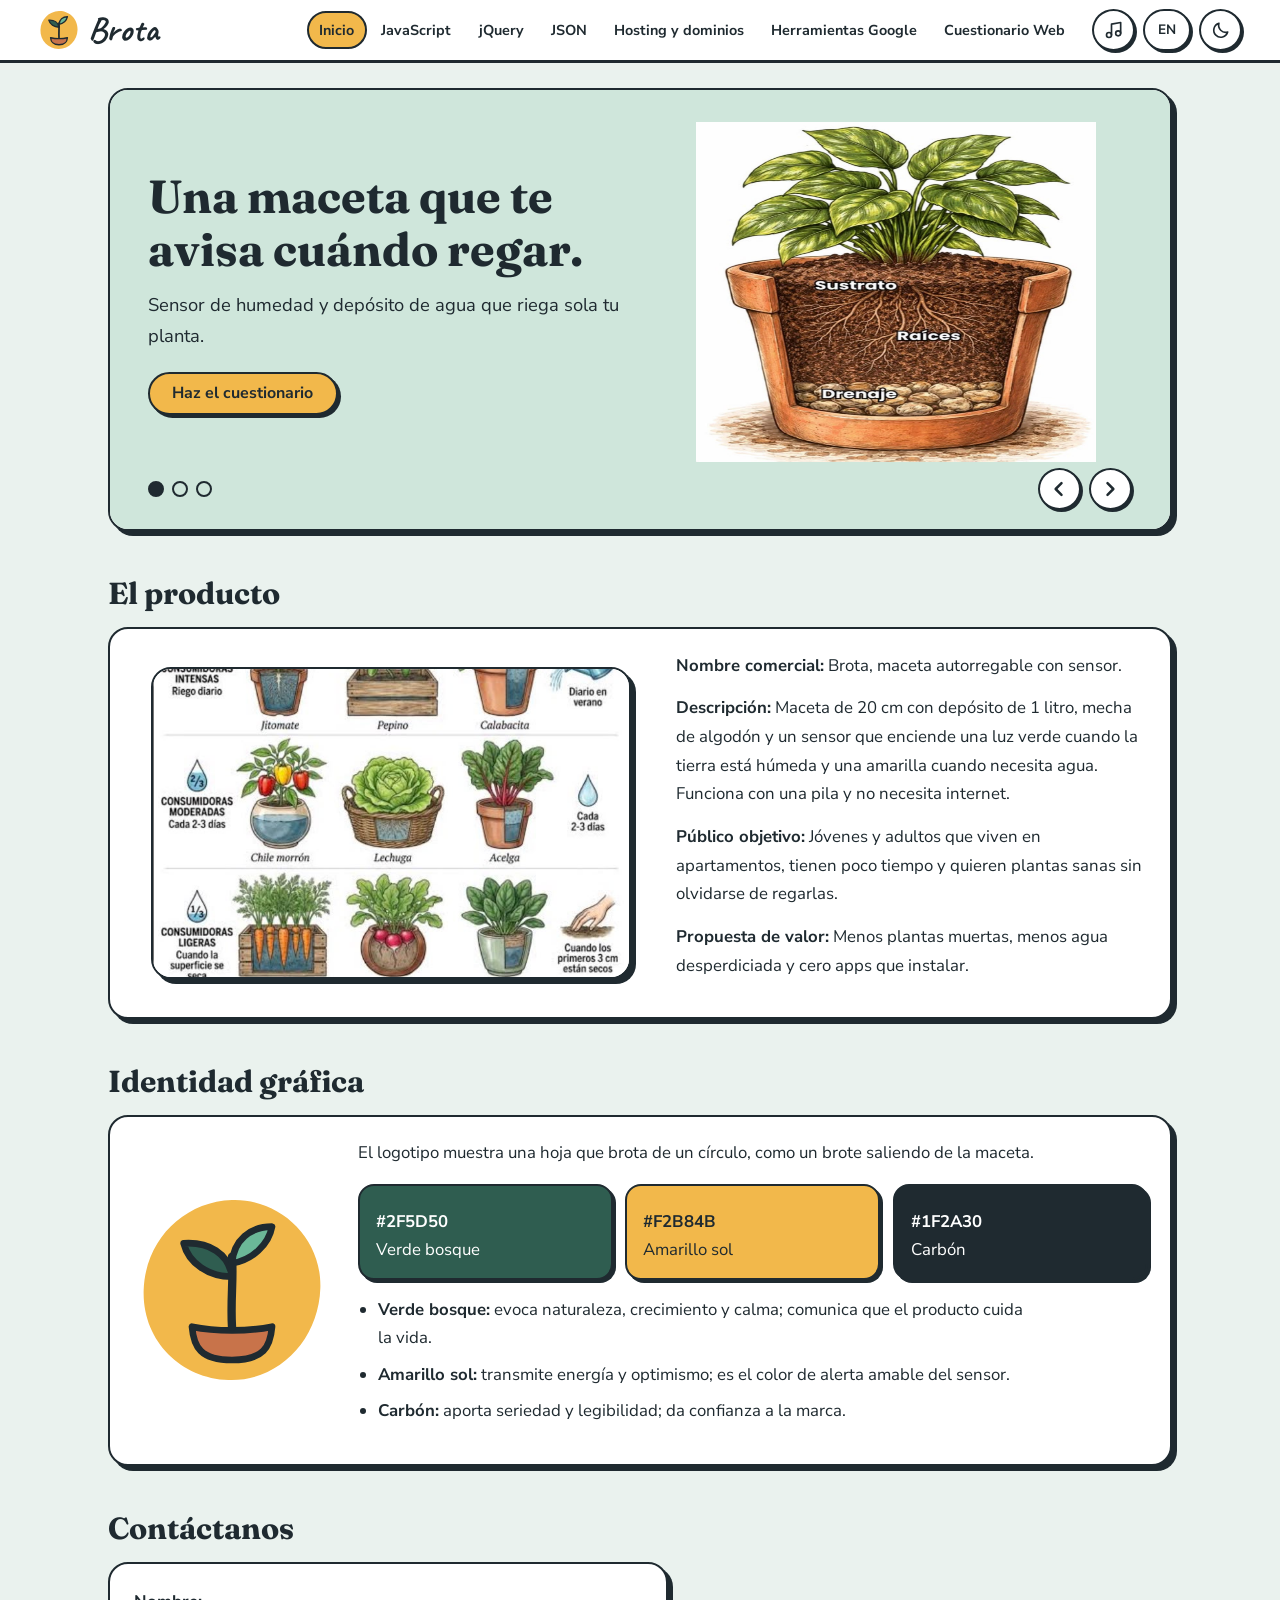
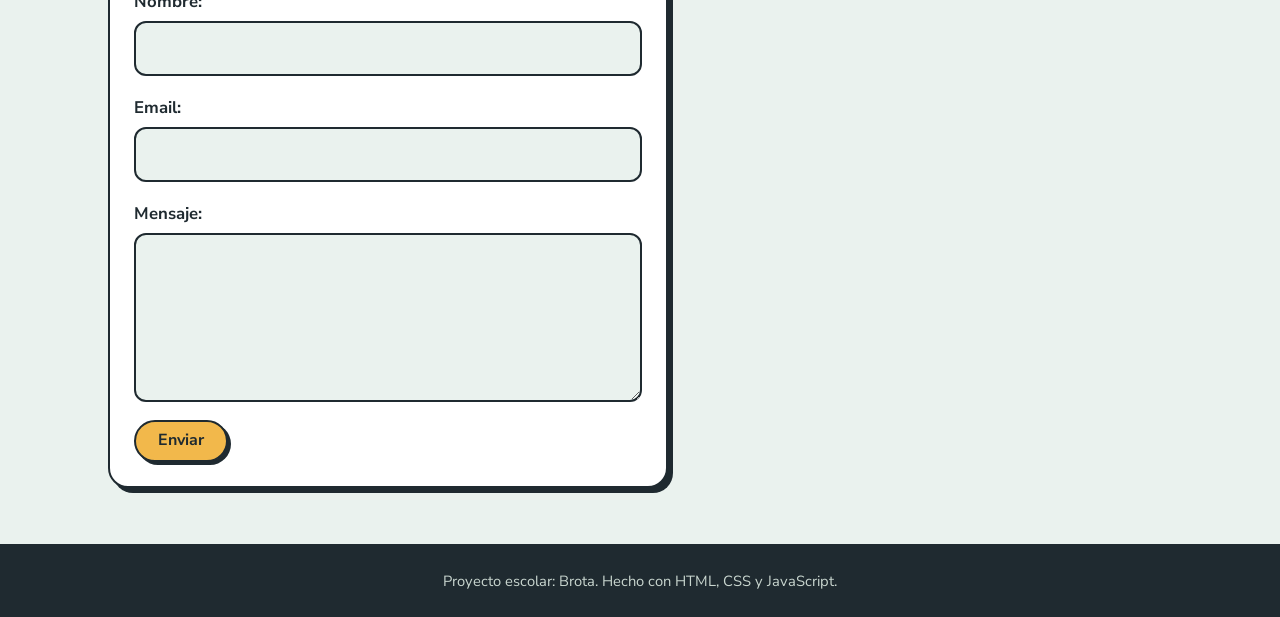
<file: index.html>
<!DOCTYPE html>
<html lang="es" data-tema="light">

<head>
  <meta charset="UTF-8">
  <meta name="viewport" content="width=device-width, initial-scale=1">
  <title data-en="Home | Brota">Inicio | Brota</title>
  <link rel="icon" href="logo.svg">
  <link rel="preconnect" href="https://fonts.googleapis.com">
  <link rel="preconnect" href="https://fonts.gstatic.com" crossorigin>
  <link
    href="https://fonts.googleapis.com/css2?family=Caveat:wght@700&family=Fraunces:opsz,wght@9..144,600;9..144,700&family=Nunito+Sans:wght@400;700&display=swap"
    rel="stylesheet">
  <link rel="stylesheet" href="css/estilos.css">
  <link rel="stylesheet" href="css/tema.css">
  <link rel="stylesheet" href="css/extras.css">
  <script>
    (function () {
      var t = null; try { t = localStorage.getItem("tema"); } catch (e) { }
      if (!t) t = matchMedia("(prefers-color-scheme: dark)").matches ? "dark" : "light";
      document.documentElement.setAttribute("data-tema", t);
    })();
  </script>
</head>

<body>

  <!-- Símbolos reutilizables -->
  <svg width="0" height="0" style="position:absolute" aria-hidden="true" focusable="false">
    <defs>
      <symbol id="logo" viewBox="0 0 120 120">
        <path d="M60 6C88 5 114 28 113 59C112 90 88 115 58 114C29 113 6 90 7 60C8 30 31 7 60 6Z" fill="#F2B84B" />
        <path d="M36 82C37 94 41 102 60 102C79 102 83 94 84 82C70 85 50 85 36 82Z" fill="#C8734A" stroke="#1F2A30"
          stroke-width="4" stroke-linejoin="round" />
        <path d="M60 82C59 66 61 54 60 40" fill="none" stroke="#1F2A30" stroke-width="5" stroke-linecap="round" />
        <path d="M60 52C46 52 34 44 31 32C46 31 58 38 60 52Z" fill="#2F5D50" stroke="#1F2A30" stroke-width="4"
          stroke-linejoin="round" />
        <path d="M60 44C72 42 82 33 84 22C71 22 61 30 60 44Z" fill="#6BB898" stroke="#1F2A30" stroke-width="4"
          stroke-linejoin="round" />
      </symbol>
    </defs>
  </svg>

  <header class="top">
    <div class="top-in">
      <a class="marca" href="index.html"><svg width="42" height="42" aria-hidden="true">
          <use href="#logo" />
        </svg><span>Brota</span></a>
      <nav id="nav" aria-label="Principal" data-en-aria-label="Main">
        <a href="index.html" aria-current="page" data-en="Home">Inicio</a>
        <a href="javascript.html">JavaScript</a>
        <a href="jquery.html">jQuery</a>
        <a href="json.html">JSON</a>
        <a href="hosting.html" data-en="Hosting and domains">Hosting y dominios</a>
        <a href="herramientas.html" data-en="Google Tools">Herramientas Google</a>
        <a href="cuestionario.html" data-en="Web Quiz">Cuestionario Web</a>
      </nav>
      <div class="acciones">
        <button id="btnMusica" type="button" class="ic" aria-pressed="false" aria-label="Reproducir música"
          data-en-aria-label="Play music">
          <svg viewBox="0 0 24 24" width="20" height="20" fill="none" stroke="currentColor" stroke-width="2"
            stroke-linecap="round" stroke-linejoin="round" aria-hidden="true">
            <path d="M9 18V5l11-2v13" />
            <circle cx="6" cy="18" r="3" />
            <circle cx="17" cy="16" r="3" />
          </svg>
        </button>
        <button id="btnIdioma" type="button" class="ic" aria-label="Switch to English">EN</button>
        <button id="btnTema" type="button" class="ic" aria-label="Cambiar a modo oscuro">
          <svg class="luna" viewBox="0 0 24 24" width="20" height="20" fill="none" stroke="currentColor"
            stroke-width="2" stroke-linecap="round" stroke-linejoin="round" aria-hidden="true">
            <path d="M20 14.5A8.5 8.5 0 0 1 9.5 4a8.5 8.5 0 1 0 10.5 10.5z" />
          </svg>
          <svg class="sol" viewBox="0 0 24 24" width="20" height="20" fill="none" stroke="currentColor" stroke-width="2"
            stroke-linecap="round" aria-hidden="true">
            <circle cx="12" cy="12" r="4" />
            <path
              d="M12 2v2M12 20v2M4.9 4.9l1.4 1.4M17.7 17.7l1.4 1.4M2 12h2M20 12h2M4.9 19.1l1.4-1.4M17.7 6.3l1.4-1.4" />
          </svg>
        </button>
      </div>
    </div>
  </header>

  <main>
    <div class="pagina">
      <div class="hero card" id="hero" role="region" aria-roledescription="carrusel" aria-label="Galería de Brota"
        data-en-aria-label="Brota gallery">
        <div class="slides">
          <article class="slide s1 on">
            <div>
              <h1 data-en="A planter that tells you when to water.">Una maceta que te avisa cuándo regar.</h1>
              <p data-en="A moisture sensor and a water tank that waters your plant on its own.">Sensor de humedad y
                depósito de agua que riega sola tu planta.</p>
              <a class="btn" href="cuestionario.html" data-en="Take the quiz">Haz el cuestionario</a>
            </div>
            <div class="art">
              <img src="img/carrusel-1.jpg.jpeg" alt="Una maceta que te avisa cuándo regar" width="400" height="340"
                loading="lazy">
            </div>
          </article>
          <article class="slide s2">
            <div>
              <h2 data-en="Green: all good. Yellow: time for water.">Verde: todo bien. Amarillo: toca agua.</h2>
              <p data-en="Two lights and zero apps to install. Runs on one battery.">Dos luces y cero apps que instalar.
                Funciona con una pila.</p>
            </div>
            <div class="art">
              <img src="img/carrusel-2.jpg.jpeg" alt="Verde todo bien, Amarillo toca agua" width="400" height="340"
                loading="lazy">
            </div>
          </article>
          <article class="slide s3">
            <div>
              <h2 data-en="Designed for apartments.">Pensada para apartamentos.</h2>
              <p data-en="Fewer dead plants and less wasted water.">Menos plantas muertas y menos agua desperdiciada.
              </p>
            </div>
            <div class="art">
              <img src="img/carrusel-3.jpg.jpeg" alt="Pensada para apartamentos" width="400" height="340"
                loading="lazy">
            </div>
          </article>
        </div>
        <div class="hero-ctl">
          <div class="puntos">
            <button type="button" aria-current="true" aria-label="Diapositiva 1" data-en-aria-label="Slide 1"></button>
            <button type="button" aria-label="Diapositiva 2" data-en-aria-label="Slide 2"></button>
            <button type="button" aria-label="Diapositiva 3" data-en-aria-label="Slide 3"></button>
          </div>
          <div class="flechas">
            <button type="button" class="ic" id="prev" aria-label="Anterior" data-en-aria-label="Previous"><svg
                viewBox="0 0 24 24" width="20" height="20" fill="none" stroke="currentColor" stroke-width="3"
                stroke-linecap="round" stroke-linejoin="round" aria-hidden="true">
                <path d="M15 5l-7 7 7 7" />
              </svg></button>
            <button type="button" class="ic" id="next" aria-label="Siguiente" data-en-aria-label="Next"><svg
                viewBox="0 0 24 24" width="20" height="20" fill="none" stroke="currentColor" stroke-width="3"
                stroke-linecap="round" stroke-linejoin="round" aria-hidden="true">
                <path d="M9 5l7 7-7 7" />
              </svg></button>
          </div>
        </div>
      </div>

      <h2 data-en="The product">El producto</h2>
      <div class="producto card">
        <div class="art">
          <img class="foto" src="img/WhatsApp Image 2026-10-10 at 6.48.11 PM.jpeg" alt="Guía de riego para plantas"
            style="width: 480px; max-width: 99%; height: auto; display: block; margin: 0 auto;">
        </div>
        <div>
          <p data-en="<b>Brand name:</b> Brota, a self-watering planter with a sensor."><b>Nombre comercial:</b> Brota,
            maceta autorregable con sensor.</p>
          <p
            data-en="<b>Description:</b> 20 cm planter with a 1-liter tank, a cotton wick and a sensor that turns on a green light when the soil is moist and a yellow one when it needs water. It runs on one battery and needs no internet.">
            <b>Descripción:</b> Maceta de 20 cm con depósito de 1 litro, mecha de algodón y un sensor que enciende una
            luz verde cuando la tierra está húmeda y una amarilla cuando necesita agua. Funciona con una pila y no
            necesita internet.
          </p>
          <p
            data-en="<b>Target audience:</b> Young people and adults who live in apartments, have little time and want healthy plants without forgetting to water them.">
            <b>Público objetivo:</b> Jóvenes y adultos que viven en apartamentos, tienen poco tiempo y quieren plantas
            sanas sin olvidarse de regarlas.
          </p>
          <p data-en="<b>Value proposition:</b> Fewer dead plants, less wasted water and zero apps to install.">
            <b>Propuesta de valor:</b> Menos plantas muertas, menos agua desperdiciada y cero apps que instalar.
          </p>
        </div>
      </div>

      <h2 data-en="Visual identity">Identidad gráfica</h2>
      <div class="identidad card">
        <svg viewBox="0 0 120 120" role="img" aria-label="Logotipo de Brota" data-en-aria-label="Brota logo">
          <use href="#logo" />
        </svg>
        <div>
          <p data-en="The logo shows a leaf sprouting from a circle, like a shoot coming out of the planter.">El
            logotipo muestra una hoja que brota de un círculo, como un brote saliendo de la maceta.</p>
          <div class="paleta">
            <div style="background:#2F5D50"><b>#2F5D50</b><span data-en="Forest green">Verde bosque</span></div>
            <div style="background:#F2B84B;color:#1F2A30"><b>#F2B84B</b><span data-en="Sun yellow">Amarillo sol</span>
            </div>
            <div style="background:#1F2A30"><b>#1F2A30</b><span data-en="Charcoal">Carbón</span></div>
          </div>
          <ul>
            <li data-en="<b>Forest green:</b> evokes nature, growth and calm; it says the product cares for life.">
              <b>Verde bosque:</b> evoca naturaleza, crecimiento y calma; comunica que el producto cuida la vida.
            </li>
            <li data-en="<b>Sun yellow:</b> conveys energy and optimism; it is the sensor's friendly alert color.">
              <b>Amarillo sol:</b> transmite energía y optimismo; es el color de alerta amable del sensor.
            </li>
            <li data-en="<b>Charcoal:</b> adds seriousness and legibility; it gives the brand trustworthiness.">
              <b>Carbón:</b> aporta seriedad y legibilidad; da confianza a la marca.
            </li>
          </ul>
        </div>
      </div>

      <h2 data-en="Contact us">Contáctanos</h2>
      <form id="formularioContacto" class="card">
        <div class="campo"><label for="nombre" data-en="Name:">Nombre:</label><input type="text" id="nombre" required>
        </div>
        <div class="campo"><label for="email">Email:</label><input type="email" id="email" required></div>
        <div class="campo"><label for="mensaje" data-en="Message:">Mensaje:</label><textarea id="mensaje" rows="5"
            required></textarea></div>
        <button type="submit" class="btn" data-en="Send">Enviar</button>
        <div id="estadoForm" role="status" aria-live="polite"></div>
      </form>
    </div>
  </main>

  <footer data-en="School project: Brota. Built with HTML, CSS and JavaScript.">Proyecto escolar: Brota. Hecho con HTML,
    CSS y JavaScript.</footer>

  <script src="https://cdnjs.cloudflare.com/ajax/libs/jquery/3.7.1/jquery.min.js"></script>
  <script src="js/main.js"></script>
  <script src="js/musica.js"></script>
  <script src="js/tema.js"></script>
  <script src="js/idioma.js"></script>
</body>

</html>
</file>
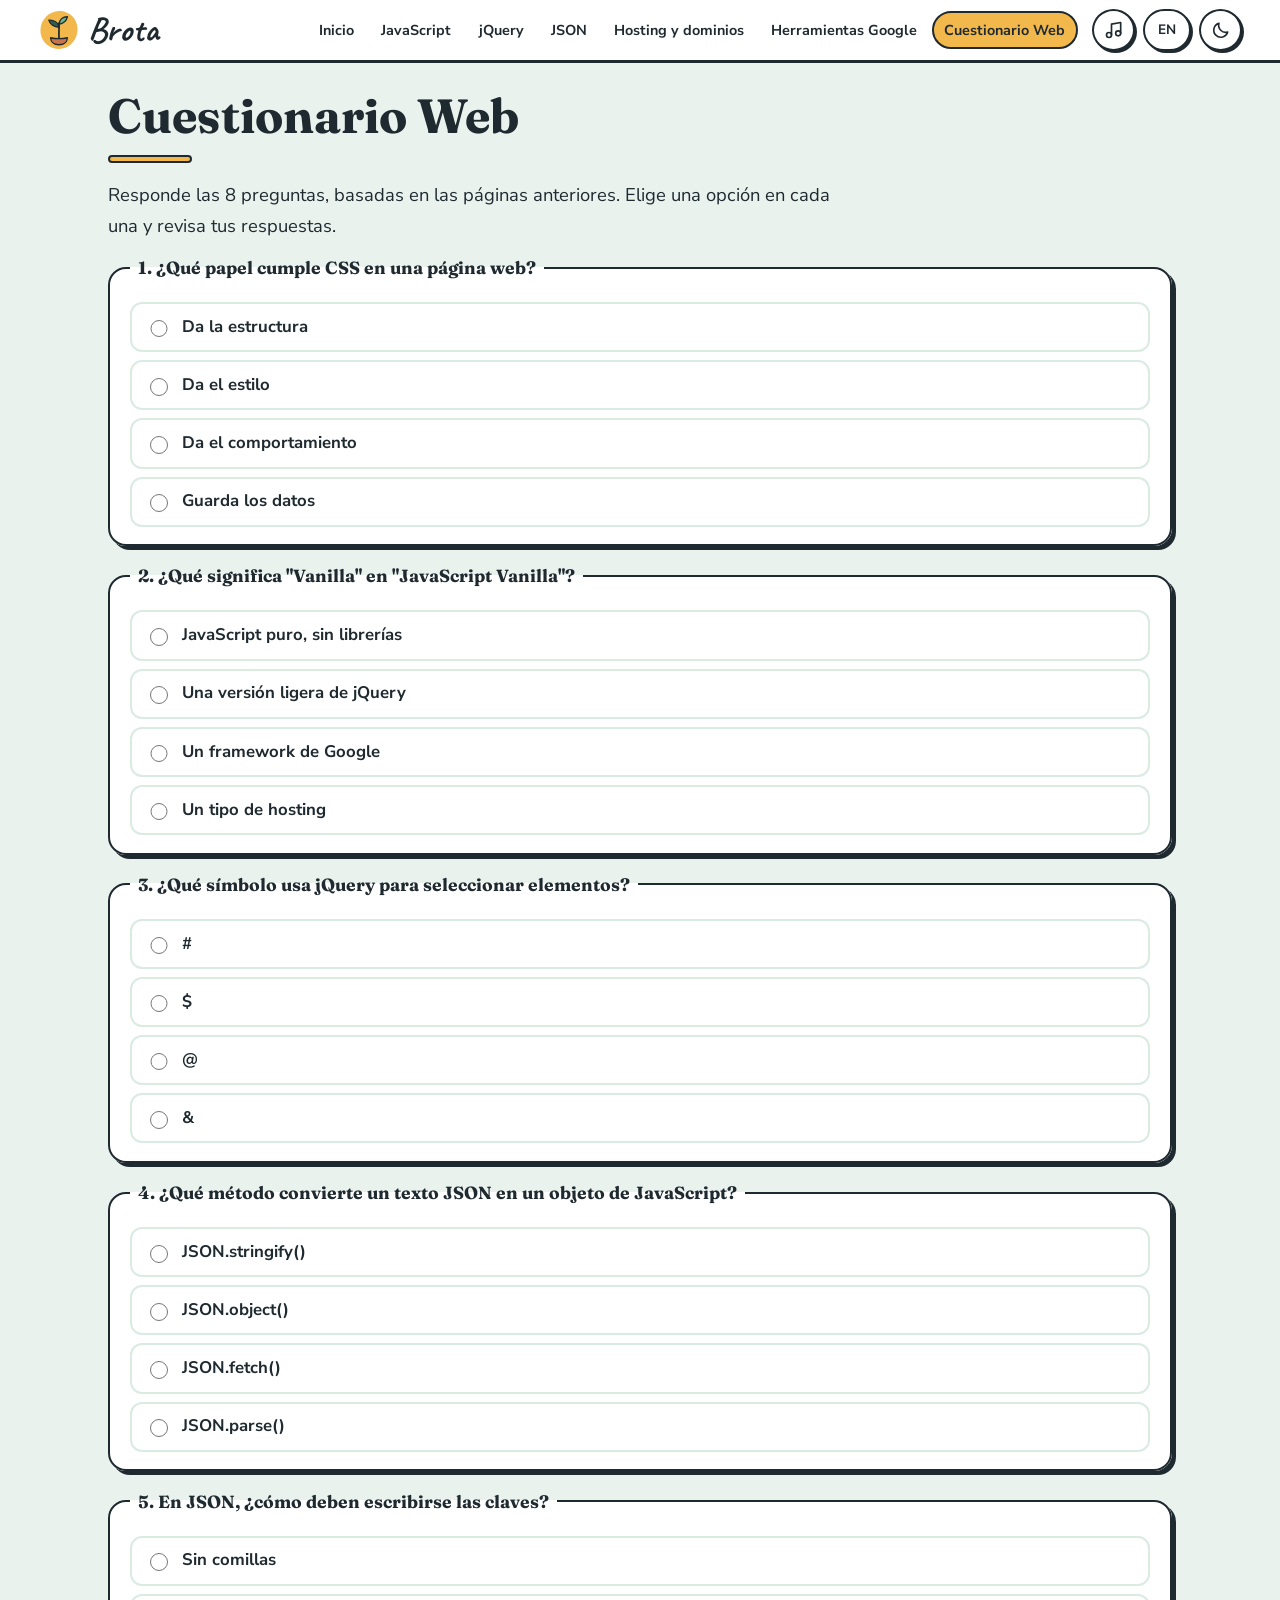
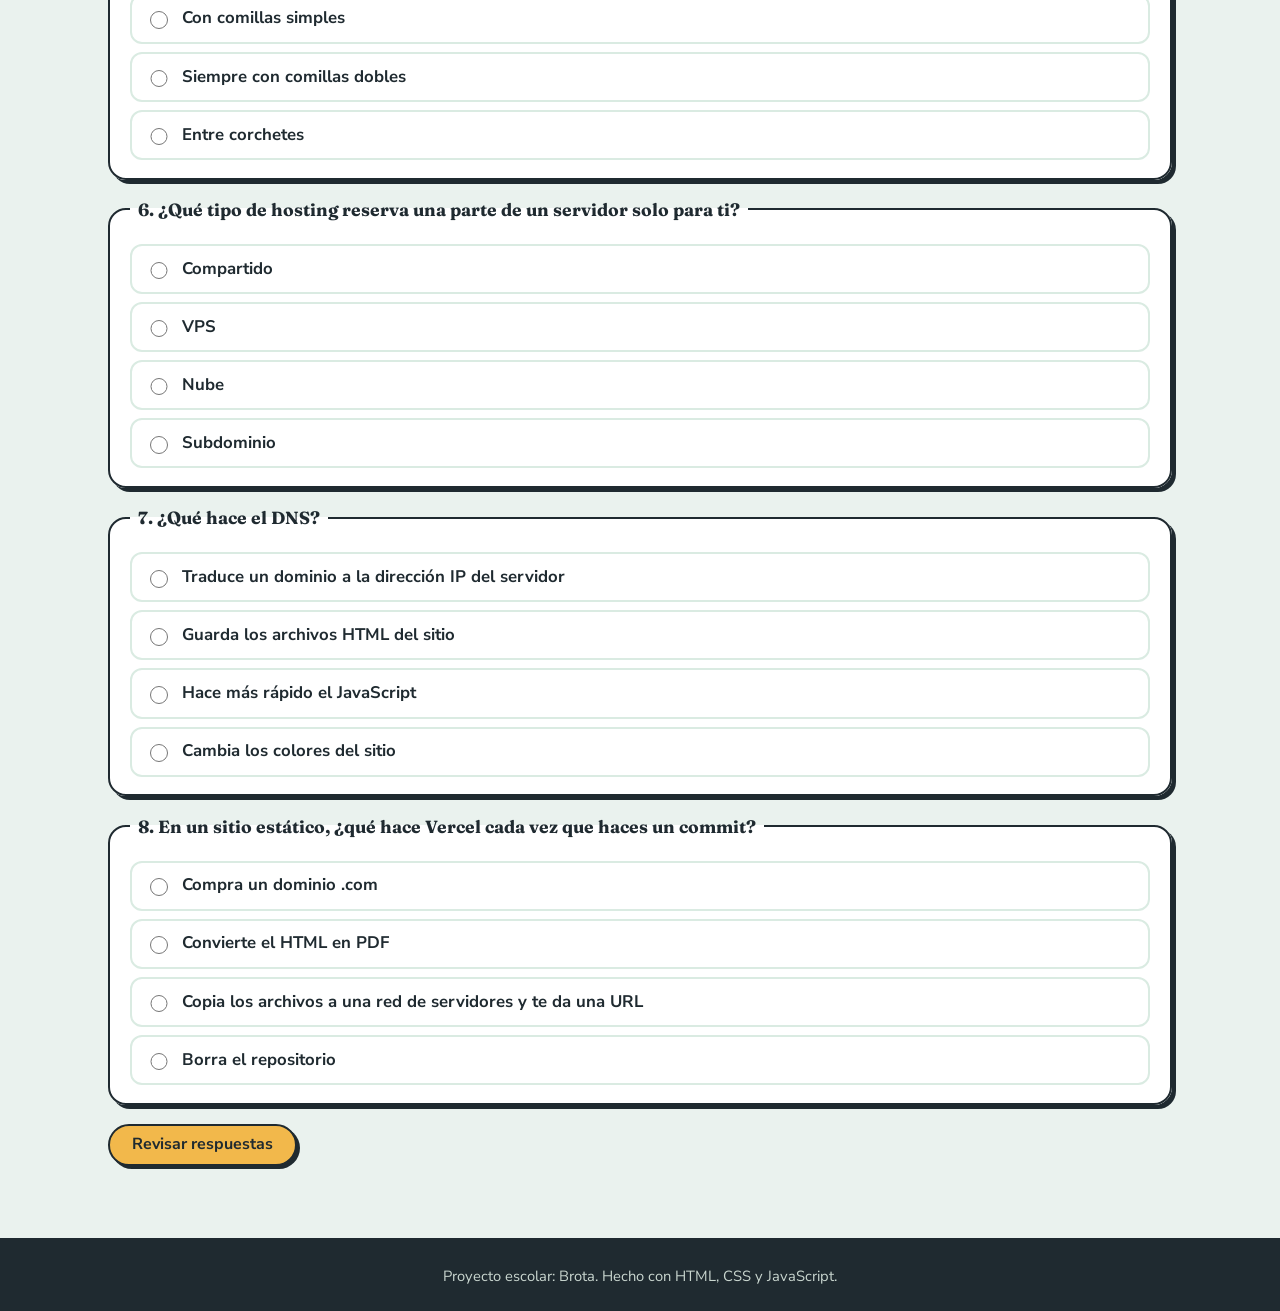
<file: cuestionario.html>
<!DOCTYPE html>
<html lang="es" data-tema="light">

<head>
  <meta charset="UTF-8">
  <meta name="viewport" content="width=device-width, initial-scale=1">
  <title data-en="Web Quiz | Brota">Cuestionario Web | Brota</title>
  <link rel="icon" href="logo.svg">
  <link rel="preconnect" href="https://fonts.googleapis.com">
  <link rel="preconnect" href="https://fonts.gstatic.com" crossorigin>
  <link
    href="https://fonts.googleapis.com/css2?family=Caveat:wght@700&family=Fraunces:opsz,wght@9..144,600;9..144,700&family=Nunito+Sans:wght@400;700&display=swap"
    rel="stylesheet">
  <link rel="stylesheet" href="css/estilos.css">
  <link rel="stylesheet" href="css/tema.css">
  <link rel="stylesheet" href="css/extras.css">
  <script>
    (function () {
      var t = null; try { t = localStorage.getItem("tema"); } catch (e) { }
      if (!t) t = matchMedia("(prefers-color-scheme: dark)").matches ? "dark" : "light";
      document.documentElement.setAttribute("data-tema", t);
    })();
  </script>
</head>

<body>

  <!-- Símbolo del logo -->
  <svg width="0" height="0" style="position:absolute" aria-hidden="true" focusable="false">
    <defs>
      <symbol id="logo" viewBox="0 0 120 120">
        <path d="M60 6C88 5 114 28 113 59C112 90 88 115 58 114C29 113 6 90 7 60C8 30 31 7 60 6Z" fill="#F2B84B" />
        <path d="M36 82C37 94 41 102 60 102C79 102 83 94 84 82C70 85 50 85 36 82Z" fill="#C8734A" stroke="#1F2A30"
          stroke-width="4" stroke-linejoin="round" />
        <path d="M60 82C59 66 61 54 60 40" fill="none" stroke="#1F2A30" stroke-width="5" stroke-linecap="round" />
        <path d="M60 52C46 52 34 44 31 32C46 31 58 38 60 52Z" fill="#2F5D50" stroke="#1F2A30" stroke-width="4"
          stroke-linejoin="round" />
        <path d="M60 44C72 42 82 33 84 22C71 22 61 30 60 44Z" fill="#6BB898" stroke="#1F2A30" stroke-width="4"
          stroke-linejoin="round" />
      </symbol>
    </defs>
  </svg>

  <header class="top">
    <div class="top-in">
      <a class="marca" href="index.html"><svg width="42" height="42" aria-hidden="true">
          <use href="#logo" />
        </svg><span>Brota</span></a>
      <nav id="nav" aria-label="Principal" data-en-aria-label="Main">
        <a href="index.html" data-en="Home">Inicio</a>
        <a href="javascript.html">JavaScript</a>
        <a href="jquery.html">jQuery</a>
        <a href="json.html">JSON</a>
        <a href="hosting.html" data-en="Hosting and domains">Hosting y dominios</a>
        <a href="herramientas.html" data-en="Google Tools">Herramientas Google</a>
        <a href="cuestionario.html" aria-current="page" data-en="Web Quiz">Cuestionario Web</a>
      </nav>
      <div class="acciones">
        <button id="btnMusica" type="button" class="ic" aria-pressed="false" aria-label="Reproducir música"
          data-en-aria-label="Play music">
          <svg viewBox="0 0 24 24" width="20" height="20" fill="none" stroke="currentColor" stroke-width="2"
            stroke-linecap="round" stroke-linejoin="round" aria-hidden="true">
            <path d="M9 18V5l11-2v13" />
            <circle cx="6" cy="18" r="3" />
            <circle cx="17" cy="16" r="3" />
          </svg>
        </button>
        <button id="btnIdioma" type="button" class="ic" aria-label="Switch to English">EN</button>
        <button id="btnTema" type="button" class="ic" aria-label="Cambiar a modo oscuro">
          <svg class="luna" viewBox="0 0 24 24" width="20" height="20" fill="none" stroke="currentColor"
            stroke-width="2" stroke-linecap="round" stroke-linejoin="round" aria-hidden="true">
            <path d="M20 14.5A8.5 8.5 0 0 1 9.5 4a8.5 8.5 0 1 0 10.5 10.5z" />
          </svg>
          <svg class="sol" viewBox="0 0 24 24" width="20" height="20" fill="none" stroke="currentColor" stroke-width="2"
            stroke-linecap="round" aria-hidden="true">
            <circle cx="12" cy="12" r="4" />
            <path
              d="M12 2v2M12 20v2M4.9 4.9l1.4 1.4M17.7 17.7l1.4 1.4M2 12h2M20 12h2M4.9 19.1l1.4-1.4M17.7 6.3l1.4-1.4" />
          </svg>
        </button>
      </div>
    </div>
  </header>

  <main>
    <div class="pagina">
      <h1 data-en="Web Quiz">Cuestionario Web</h1>
      <p
        data-en="Answer the 8 questions, based on the previous pages. Choose one option for each and check your answers.">
        Responde las 8 preguntas, basadas en las páginas anteriores. Elige una opción en cada una y revisa tus
        respuestas.</p>
      <div id="quiz"></div>
      <button class="btn" id="revisar" type="button" data-en="Check answers">Revisar respuestas</button>
      <p id="nota" role="status"></p>
    </div>
  </main>

  <footer data-en="School project: Brota. Built with HTML, CSS and JavaScript.">Proyecto escolar: Brota. Hecho con HTML,
    CSS y JavaScript.</footer>

  <script src="https://cdnjs.cloudflare.com/ajax/libs/jquery/3.7.1/jquery.min.js"></script>
  <script src="js/main.js"></script>
  <script src="js/musica.js"></script>
  <script src="js/tema.js"></script>
  <script src="js/idioma.js"></script>
</body>

</html>
</file>
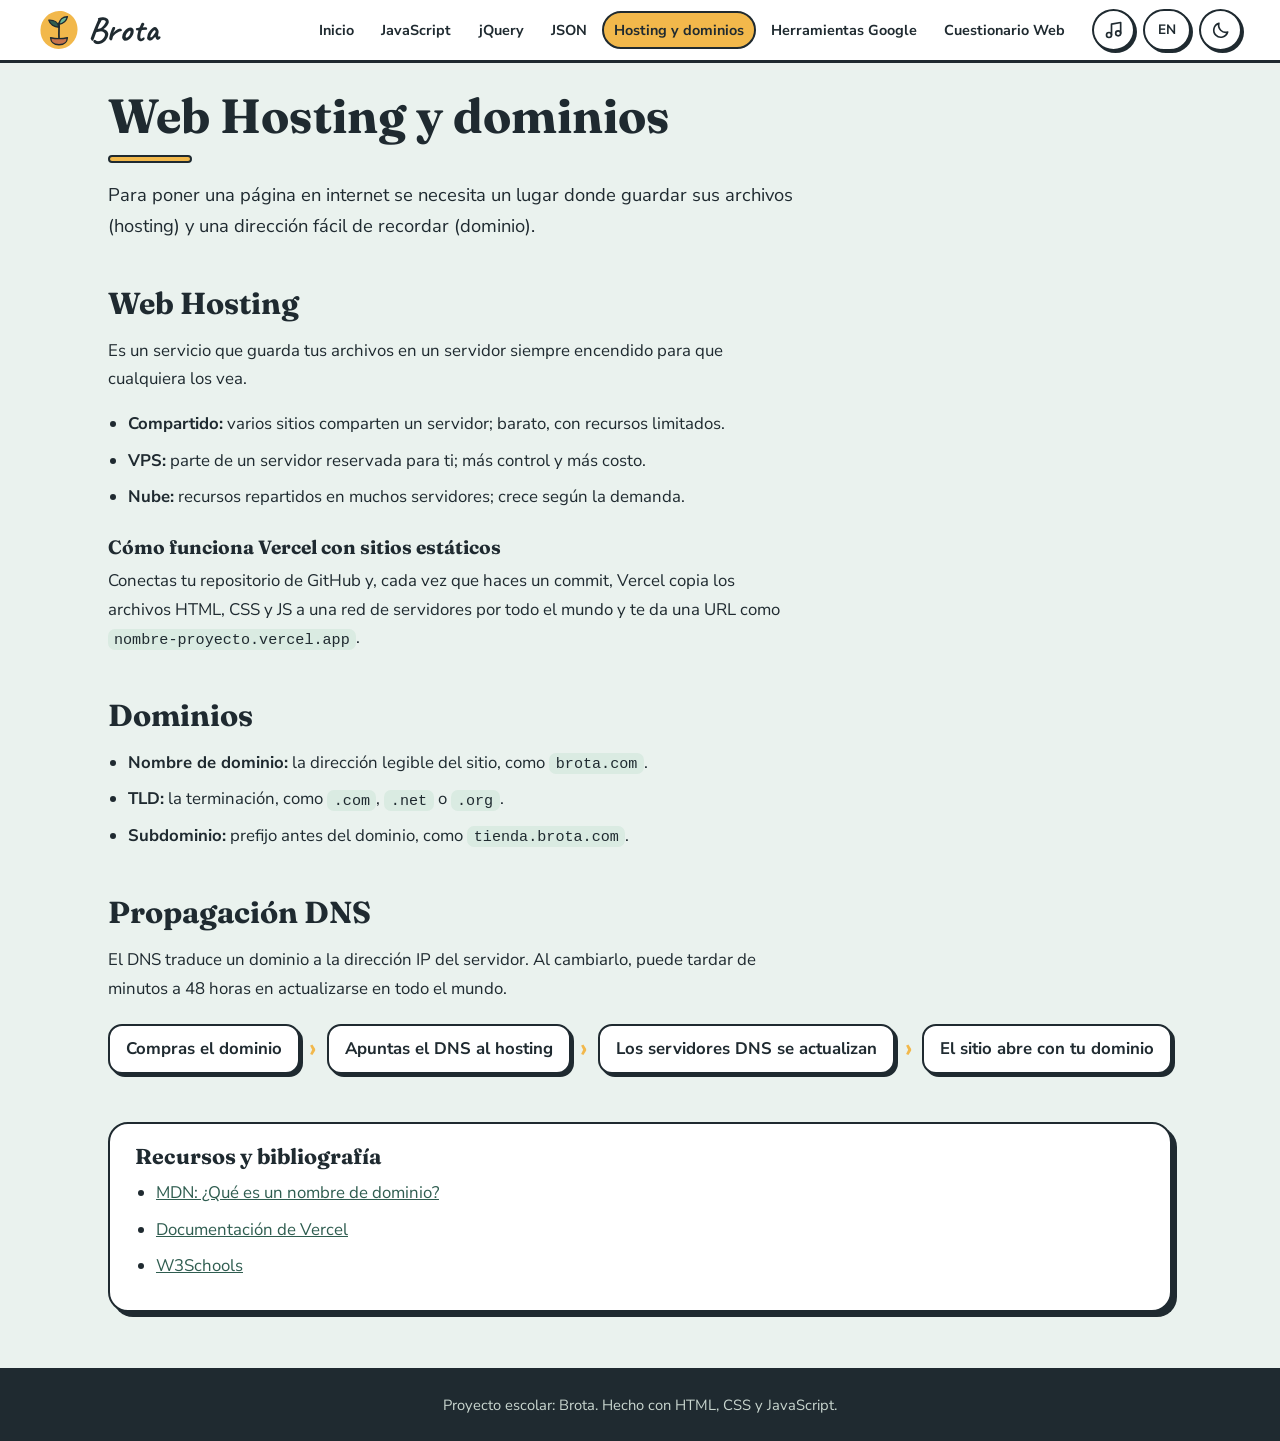
<file: hosting.html>
<!DOCTYPE html>
<html lang="es" data-tema="light">

<head>
  <meta charset="UTF-8">
  <meta name="viewport" content="width=device-width, initial-scale=1">
  <title data-en="Hosting and domains | Brota">Hosting y dominios | Brota</title>
  <link rel="icon" href="logo.svg">
  <link rel="preconnect" href="https://fonts.googleapis.com">
  <link rel="preconnect" href="https://fonts.gstatic.com" crossorigin>
  <link
    href="https://fonts.googleapis.com/css2?family=Caveat:wght@700&family=Fraunces:opsz,wght@9..144,600;9..144,700&family=Nunito+Sans:wght@400;700&display=swap"
    rel="stylesheet">
  <link rel="stylesheet" href="css/estilos.css">
  <link rel="stylesheet" href="css/tema.css">
  <link rel="stylesheet" href="css/extras.css">
  <script>
    (function () {
      var t = null; try { t = localStorage.getItem("tema"); } catch (e) { }
      if (!t) t = matchMedia("(prefers-color-scheme: dark)").matches ? "dark" : "light";
      document.documentElement.setAttribute("data-tema", t);
    })();
  </script>
</head>

<body>

  <!-- Símbolo del logo -->
  <svg width="0" height="0" style="position:absolute" aria-hidden="true" focusable="false">
    <defs>
      <symbol id="logo" viewBox="0 0 120 120">
        <path d="M60 6C88 5 114 28 113 59C112 90 88 115 58 114C29 113 6 90 7 60C8 30 31 7 60 6Z" fill="#F2B84B" />
        <path d="M36 82C37 94 41 102 60 102C79 102 83 94 84 82C70 85 50 85 36 82Z" fill="#C8734A" stroke="#1F2A30"
          stroke-width="4" stroke-linejoin="round" />
        <path d="M60 82C59 66 61 54 60 40" fill="none" stroke="#1F2A30" stroke-width="5" stroke-linecap="round" />
        <path d="M60 52C46 52 34 44 31 32C46 31 58 38 60 52Z" fill="#2F5D50" stroke="#1F2A30" stroke-width="4"
          stroke-linejoin="round" />
        <path d="M60 44C72 42 82 33 84 22C71 22 61 30 60 44Z" fill="#6BB898" stroke="#1F2A30" stroke-width="4"
          stroke-linejoin="round" />
      </symbol>
    </defs>
  </svg>

  <header class="top">
    <div class="top-in">
      <a class="marca" href="index.html"><svg width="42" height="42" aria-hidden="true">
          <use href="#logo" />
        </svg><span>Brota</span></a>
      <nav id="nav" aria-label="Principal" data-en-aria-label="Main">
        <a href="index.html" data-en="Home">Inicio</a>
        <a href="javascript.html">JavaScript</a>
        <a href="jquery.html">jQuery</a>
        <a href="json.html">JSON</a>
        <a href="hosting.html" aria-current="page" data-en="Hosting and domains">Hosting y dominios</a>
        <a href="herramientas.html" data-en="Google Tools">Herramientas Google</a>
        <a href="cuestionario.html" data-en="Web Quiz">Cuestionario Web</a>
      </nav>
      <div class="acciones">
        <button id="btnMusica" type="button" class="ic" aria-pressed="false" aria-label="Reproducir música"
          data-en-aria-label="Play music">
          <svg viewBox="0 0 24 24" width="20" height="20" fill="none" stroke="currentColor" stroke-width="2"
            stroke-linecap="round" stroke-linejoin="round" aria-hidden="true">
            <path d="M9 18V5l11-2v13" />
            <circle cx="6" cy="18" r="3" />
            <circle cx="17" cy="16" r="3" />
          </svg>
        </button>
        <button id="btnIdioma" type="button" class="ic" aria-label="Switch to English">EN</button>
        <button id="btnTema" type="button" class="ic" aria-label="Cambiar a modo oscuro">
          <svg class="luna" viewBox="0 0 24 24" width="20" height="20" fill="none" stroke="currentColor"
            stroke-width="2" stroke-linecap="round" stroke-linejoin="round" aria-hidden="true">
            <path d="M20 14.5A8.5 8.5 0 0 1 9.5 4a8.5 8.5 0 1 0 10.5 10.5z" />
          </svg>
          <svg class="sol" viewBox="0 0 24 24" width="20" height="20" fill="none" stroke="currentColor" stroke-width="2"
            stroke-linecap="round" aria-hidden="true">
            <circle cx="12" cy="12" r="4" />
            <path
              d="M12 2v2M12 20v2M4.9 4.9l1.4 1.4M17.7 17.7l1.4 1.4M2 12h2M20 12h2M4.9 19.1l1.4-1.4M17.7 6.3l1.4-1.4" />
          </svg>
        </button>
      </div>
    </div>
  </header>

  <main>
    <div class="pagina">
      <h1 data-en="Web hosting and domains">Web Hosting y dominios</h1>
      <p
        data-en="To put a page on the internet you need a place to store its files (hosting) and an easy-to-remember address (domain).">
        Para poner una página en internet se necesita un lugar donde guardar sus archivos (hosting) y una dirección
        fácil de recordar (dominio).</p>
      <h2 data-en="Web hosting">Web Hosting</h2>
      <p data-en="It is a service that keeps your files on an always-on server so anyone can see them.">Es un servicio
        que guarda tus archivos en un servidor siempre encendido para que cualquiera los vea.</p>
      <ul>
        <li data-en="<b>Shared:</b> several sites share one server; cheap, with limited resources."><b>Compartido:</b>
          varios sitios comparten un servidor; barato, con recursos limitados.</li>
        <li data-en="<b>VPS:</b> a part of a server reserved for you; more control and more cost."><b>VPS:</b> parte de
          un servidor reservada para ti; más control y más costo.</li>
        <li data-en="<b>Cloud:</b> resources spread across many servers; it scales with demand."><b>Nube:</b> recursos
          repartidos en muchos servidores; crece según la demanda.</li>
      </ul>
      <h3 data-en="How Vercel works with static sites">Cómo funciona Vercel con sitios estáticos</h3>
      <p
        data-en="You connect your GitHub repository and, every time you make a commit, Vercel copies the HTML, CSS and JS files to a network of servers around the world and gives you a URL like <code>nombre-proyecto.vercel.app</code>.">
        Conectas tu repositorio de GitHub y, cada vez que haces un commit, Vercel copia los archivos HTML, CSS y JS a
        una red de servidores por todo el mundo y te da una URL como <code>nombre-proyecto.vercel.app</code>.</p>
      <h2 data-en="Domains">Dominios</h2>
      <ul>
        <li data-en="<b>Domain name:</b> the readable address of the site, such as <code>brota.com</code>."><b>Nombre de
            dominio:</b> la dirección legible del sitio, como <code>brota.com</code>.</li>
        <li data-en="<b>TLD:</b> the ending, such as <code>.com</code>, <code>.net</code> or <code>.org</code>.">
          <b>TLD:</b> la terminación, como <code>.com</code>, <code>.net</code> o <code>.org</code>.</li>
        <li data-en="<b>Subdomain:</b> a prefix before the domain, such as <code>tienda.brota.com</code>.">
          <b>Subdominio:</b> prefijo antes del dominio, como <code>tienda.brota.com</code>.</li>
      </ul>
      <h2 data-en="DNS propagation">Propagación DNS</h2>
      <p
        data-en="DNS translates a domain into the server's IP address. When you change it, it can take from minutes to 48 hours to update worldwide.">
        El DNS traduce un dominio a la dirección IP del servidor. Al cambiarlo, puede tardar de minutos a 48 horas en
        actualizarse en todo el mundo.</p>
      <div class="flujo">
        <span data-en="You buy the domain">Compras el dominio</span><i aria-hidden="true">›</i>
        <span data-en="You point the DNS to the hosting">Apuntas el DNS al hosting</span><i aria-hidden="true">›</i>
        <span data-en="The DNS servers update">Los servidores DNS se actualizan</span><i aria-hidden="true">›</i>
        <span data-en="The site opens with your domain">El sitio abre con tu dominio</span>
      </div>
      <section class="res card">
        <h2 data-en="Resources and bibliography">Recursos y bibliografía</h2>
        <ul>
          <li><a
              href="https://developer.mozilla.org/es/docs/Learn_web_development/Howto/Web_mechanics/What_is_a_domain_name"
              target="_blank" rel="noopener" data-en="MDN: What is a domain name?">MDN: ¿Qué es un nombre de
              dominio?</a></li>
          <li><a href="https://vercel.com/docs" target="_blank" rel="noopener"
              data-en="Vercel documentation">Documentación de Vercel</a></li>
          <li><a href="https://www.w3schools.com/" target="_blank" rel="noopener">W3Schools</a></li>
        </ul>
      </section>
    </div>
  </main>

  <footer data-en="School project: Brota. Built with HTML, CSS and JavaScript.">Proyecto escolar: Brota. Hecho con HTML,
    CSS y JavaScript.</footer>

  <script src="https://cdnjs.cloudflare.com/ajax/libs/jquery/3.7.1/jquery.min.js"></script>
  <script src="js/main.js"></script>
  <script src="js/musica.js"></script>
  <script src="js/tema.js"></script>
  <script src="js/idioma.js"></script>
</body>

</html>
</file>
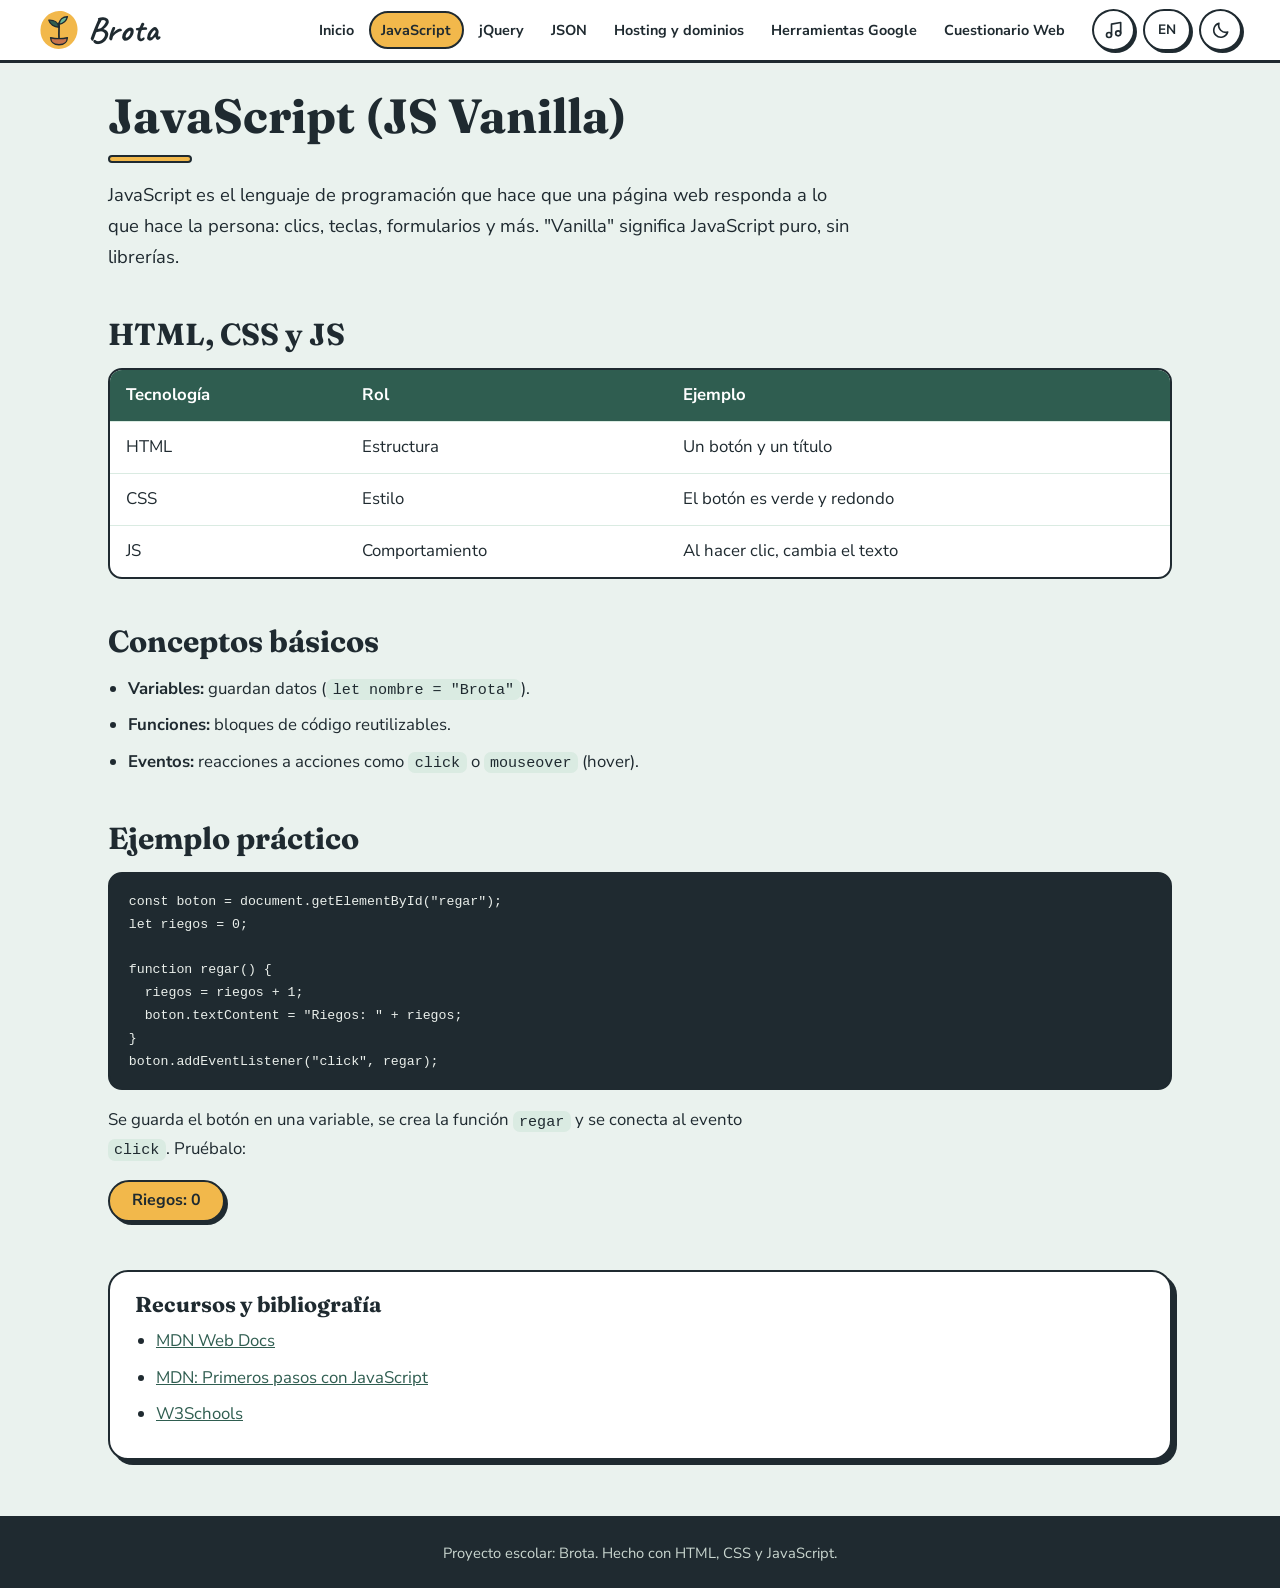
<file: javascript.html>
<!DOCTYPE html>
<html lang="es" data-tema="light">

<head>
  <meta charset="UTF-8">
  <meta name="viewport" content="width=device-width, initial-scale=1">
  <title data-en="JavaScript | Brota">JavaScript | Brota</title>
  <link rel="icon" href="logo.svg">
  <link rel="preconnect" href="https://fonts.googleapis.com">
  <link rel="preconnect" href="https://fonts.gstatic.com" crossorigin>
  <link
    href="https://fonts.googleapis.com/css2?family=Caveat:wght@700&family=Fraunces:opsz,wght@9..144,600;9..144,700&family=Nunito+Sans:wght@400;700&display=swap"
    rel="stylesheet">
  <link rel="stylesheet" href="css/estilos.css">
  <link rel="stylesheet" href="css/tema.css">
  <link rel="stylesheet" href="css/extras.css">
  <script>
    (function () {
      var t = null; try { t = localStorage.getItem("tema"); } catch (e) { }
      if (!t) t = matchMedia("(prefers-color-scheme: dark)").matches ? "dark" : "light";
      document.documentElement.setAttribute("data-tema", t);
    })();
  </script>
</head>

<body>

  <!-- Símbolo del logo -->
  <svg width="0" height="0" style="position:absolute" aria-hidden="true" focusable="false">
    <defs>
      <symbol id="logo" viewBox="0 0 120 120">
        <path d="M60 6C88 5 114 28 113 59C112 90 88 115 58 114C29 113 6 90 7 60C8 30 31 7 60 6Z" fill="#F2B84B" />
        <path d="M36 82C37 94 41 102 60 102C79 102 83 94 84 82C70 85 50 85 36 82Z" fill="#C8734A" stroke="#1F2A30"
          stroke-width="4" stroke-linejoin="round" />
        <path d="M60 82C59 66 61 54 60 40" fill="none" stroke="#1F2A30" stroke-width="5" stroke-linecap="round" />
        <path d="M60 52C46 52 34 44 31 32C46 31 58 38 60 52Z" fill="#2F5D50" stroke="#1F2A30" stroke-width="4"
          stroke-linejoin="round" />
        <path d="M60 44C72 42 82 33 84 22C71 22 61 30 60 44Z" fill="#6BB898" stroke="#1F2A30" stroke-width="4"
          stroke-linejoin="round" />
      </symbol>
    </defs>
  </svg>

  <header class="top">
    <div class="top-in">
      <a class="marca" href="index.html"><svg width="42" height="42" aria-hidden="true">
          <use href="#logo" />
        </svg><span>Brota</span></a>
      <nav id="nav" aria-label="Principal" data-en-aria-label="Main">
        <a href="index.html" data-en="Home">Inicio</a>
        <a href="javascript.html" aria-current="page">JavaScript</a>
        <a href="jquery.html">jQuery</a>
        <a href="json.html">JSON</a>
        <a href="hosting.html" data-en="Hosting and domains">Hosting y dominios</a>
        <a href="herramientas.html" data-en="Google Tools">Herramientas Google</a>
        <a href="cuestionario.html" data-en="Web Quiz">Cuestionario Web</a>
      </nav>
      <div class="acciones">
        <button id="btnMusica" type="button" class="ic" aria-pressed="false" aria-label="Reproducir música"
          data-en-aria-label="Play music">
          <svg viewBox="0 0 24 24" width="20" height="20" fill="none" stroke="currentColor" stroke-width="2"
            stroke-linecap="round" stroke-linejoin="round" aria-hidden="true">
            <path d="M9 18V5l11-2v13" />
            <circle cx="6" cy="18" r="3" />
            <circle cx="17" cy="16" r="3" />
          </svg>
        </button>
        <button id="btnIdioma" type="button" class="ic" aria-label="Switch to English">EN</button>
        <button id="btnTema" type="button" class="ic" aria-label="Cambiar a modo oscuro">
          <svg class="luna" viewBox="0 0 24 24" width="20" height="20" fill="none" stroke="currentColor"
            stroke-width="2" stroke-linecap="round" stroke-linejoin="round" aria-hidden="true">
            <path d="M20 14.5A8.5 8.5 0 0 1 9.5 4a8.5 8.5 0 1 0 10.5 10.5z" />
          </svg>
          <svg class="sol" viewBox="0 0 24 24" width="20" height="20" fill="none" stroke="currentColor" stroke-width="2"
            stroke-linecap="round" aria-hidden="true">
            <circle cx="12" cy="12" r="4" />
            <path
              d="M12 2v2M12 20v2M4.9 4.9l1.4 1.4M17.7 17.7l1.4 1.4M2 12h2M20 12h2M4.9 19.1l1.4-1.4M17.7 6.3l1.4-1.4" />
          </svg>
        </button>
      </div>
    </div>
  </header>

  <main>
    <div class="pagina">
      <h1>JavaScript (JS Vanilla)</h1>
      <p
        data-en="JavaScript is the programming language that makes a web page respond to what the person does: clicks, keys, forms and more. &quot;Vanilla&quot; means plain JavaScript, with no libraries.">
        JavaScript es el lenguaje de programación que hace que una página web responda a lo que hace la persona: clics,
        teclas, formularios y más. "Vanilla" significa JavaScript puro, sin librerías.</p>
      <h2 data-en="HTML, CSS and JS">HTML, CSS y JS</h2>
      <div class="tabla">
        <table>
          <tr>
            <th data-en="Technology">Tecnología</th>
            <th data-en="Role">Rol</th>
            <th data-en="Example">Ejemplo</th>
          </tr>
          <tr>
            <td>HTML</td>
            <td data-en="Structure">Estructura</td>
            <td data-en="A button and a title">Un botón y un título</td>
          </tr>
          <tr>
            <td>CSS</td>
            <td data-en="Style">Estilo</td>
            <td data-en="The button is green and round">El botón es verde y redondo</td>
          </tr>
          <tr>
            <td>JS</td>
            <td data-en="Behavior">Comportamiento</td>
            <td data-en="On click, the text changes">Al hacer clic, cambia el texto</td>
          </tr>
        </table>
      </div>
      <h2 data-en="Basic concepts">Conceptos básicos</h2>
      <ul>
        <li data-en="<b>Variables:</b> store data (<code>let nombre = &quot;Brota&quot;</code>)."><b>Variables:</b>
          guardan datos (<code>let nombre = "Brota"</code>).</li>
        <li data-en="<b>Functions:</b> reusable blocks of code."><b>Funciones:</b> bloques de código reutilizables.</li>
        <li data-en="<b>Events:</b> reactions to actions such as <code>click</code> or <code>mouseover</code> (hover).">
          <b>Eventos:</b> reacciones a acciones como <code>click</code> o <code>mouseover</code> (hover).</li>
      </ul>
      <h2 data-en="Practical example">Ejemplo práctico</h2>
      <pre><code>const boton = document.getElementById("regar");
let riegos = 0;

function regar() {
  riegos = riegos + 1;
  boton.textContent = "Riegos: " + riegos;
}
boton.addEventListener("click", regar);</code></pre>
      <p
        data-en="The button is saved in a variable, the function <code>regar</code> is created and connected to the event <code>click</code>. Try it:">
        Se guarda el botón en una variable, se crea la función <code>regar</code> y se conecta al evento
        <code>click</code>. Pruébalo:</p>
      <button class="btn" id="regar" type="button">Riegos: 0</button>
      <section class="res card">
        <h2 data-en="Resources and bibliography">Recursos y bibliografía</h2>
        <ul>
          <li><a href="https://developer.mozilla.org/es/" target="_blank" rel="noopener">MDN Web Docs</a></li>
          <li><a href="https://developer.mozilla.org/es/docs/Learn_web_development/Core/Scripting" target="_blank"
              rel="noopener" data-en="MDN: Getting started with JavaScript">MDN: Primeros pasos con JavaScript</a></li>
          <li><a href="https://www.w3schools.com/" target="_blank" rel="noopener">W3Schools</a></li>
        </ul>
      </section>
    </div>
  </main>

  <footer data-en="School project: Brota. Built with HTML, CSS and JavaScript.">Proyecto escolar: Brota. Hecho con HTML,
    CSS y JavaScript.</footer>

  <script src="https://cdnjs.cloudflare.com/ajax/libs/jquery/3.7.1/jquery.min.js"></script>
  <script src="js/main.js"></script>
  <script src="js/musica.js"></script>
  <script src="js/tema.js"></script>
  <script src="js/idioma.js"></script>
</body>

</html>
</file>
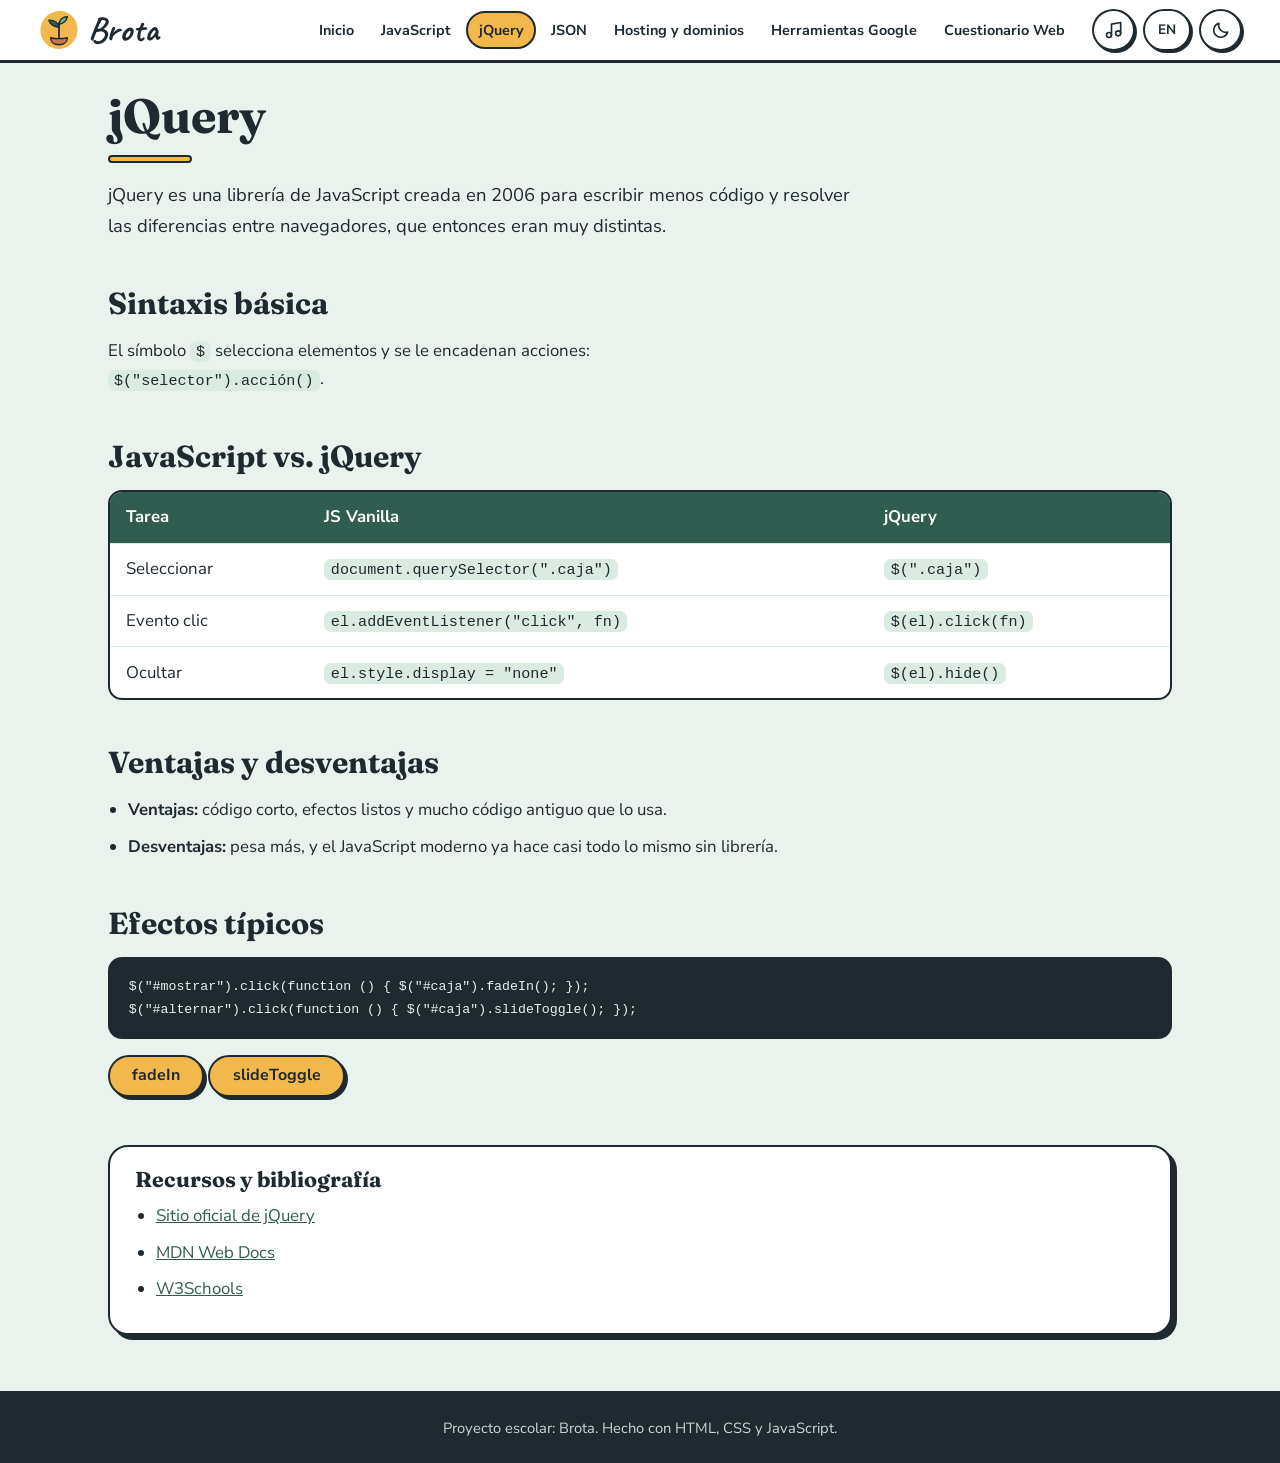
<file: jquery.html>
<!DOCTYPE html>
<html lang="es" data-tema="light">

<head>
  <meta charset="UTF-8">
  <meta name="viewport" content="width=device-width, initial-scale=1">
  <title data-en="jQuery | Brota">jQuery | Brota</title>
  <link rel="icon" href="logo.svg">
  <link rel="preconnect" href="https://fonts.googleapis.com">
  <link rel="preconnect" href="https://fonts.gstatic.com" crossorigin>
  <link
    href="https://fonts.googleapis.com/css2?family=Caveat:wght@700&family=Fraunces:opsz,wght@9..144,600;9..144,700&family=Nunito+Sans:wght@400;700&display=swap"
    rel="stylesheet">
  <link rel="stylesheet" href="css/estilos.css">
  <link rel="stylesheet" href="css/tema.css">
  <link rel="stylesheet" href="css/extras.css">
  <script>
    (function () {
      var t = null; try { t = localStorage.getItem("tema"); } catch (e) { }
      if (!t) t = matchMedia("(prefers-color-scheme: dark)").matches ? "dark" : "light";
      document.documentElement.setAttribute("data-tema", t);
    })();
  </script>
</head>

<body>

  <!-- Símbolo del logo -->
  <svg width="0" height="0" style="position:absolute" aria-hidden="true" focusable="false">
    <defs>
      <symbol id="logo" viewBox="0 0 120 120">
        <path d="M60 6C88 5 114 28 113 59C112 90 88 115 58 114C29 113 6 90 7 60C8 30 31 7 60 6Z" fill="#F2B84B" />
        <path d="M36 82C37 94 41 102 60 102C79 102 83 94 84 82C70 85 50 85 36 82Z" fill="#C8734A" stroke="#1F2A30"
          stroke-width="4" stroke-linejoin="round" />
        <path d="M60 82C59 66 61 54 60 40" fill="none" stroke="#1F2A30" stroke-width="5" stroke-linecap="round" />
        <path d="M60 52C46 52 34 44 31 32C46 31 58 38 60 52Z" fill="#2F5D50" stroke="#1F2A30" stroke-width="4"
          stroke-linejoin="round" />
        <path d="M60 44C72 42 82 33 84 22C71 22 61 30 60 44Z" fill="#6BB898" stroke="#1F2A30" stroke-width="4"
          stroke-linejoin="round" />
      </symbol>
    </defs>
  </svg>

  <header class="top">
    <div class="top-in">
      <a class="marca" href="index.html"><svg width="42" height="42" aria-hidden="true">
          <use href="#logo" />
        </svg><span>Brota</span></a>
      <nav id="nav" aria-label="Principal" data-en-aria-label="Main">
        <a href="index.html" data-en="Home">Inicio</a>
        <a href="javascript.html">JavaScript</a>
        <a href="jquery.html" aria-current="page">jQuery</a>
        <a href="json.html">JSON</a>
        <a href="hosting.html" data-en="Hosting and domains">Hosting y dominios</a>
        <a href="herramientas.html" data-en="Google Tools">Herramientas Google</a>
        <a href="cuestionario.html" data-en="Web Quiz">Cuestionario Web</a>
      </nav>
      <div class="acciones">
        <button id="btnMusica" type="button" class="ic" aria-pressed="false" aria-label="Reproducir música"
          data-en-aria-label="Play music">
          <svg viewBox="0 0 24 24" width="20" height="20" fill="none" stroke="currentColor" stroke-width="2"
            stroke-linecap="round" stroke-linejoin="round" aria-hidden="true">
            <path d="M9 18V5l11-2v13" />
            <circle cx="6" cy="18" r="3" />
            <circle cx="17" cy="16" r="3" />
          </svg>
        </button>
        <button id="btnIdioma" type="button" class="ic" aria-label="Switch to English">EN</button>
        <button id="btnTema" type="button" class="ic" aria-label="Cambiar a modo oscuro">
          <svg class="luna" viewBox="0 0 24 24" width="20" height="20" fill="none" stroke="currentColor"
            stroke-width="2" stroke-linecap="round" stroke-linejoin="round" aria-hidden="true">
            <path d="M20 14.5A8.5 8.5 0 0 1 9.5 4a8.5 8.5 0 1 0 10.5 10.5z" />
          </svg>
          <svg class="sol" viewBox="0 0 24 24" width="20" height="20" fill="none" stroke="currentColor" stroke-width="2"
            stroke-linecap="round" aria-hidden="true">
            <circle cx="12" cy="12" r="4" />
            <path
              d="M12 2v2M12 20v2M4.9 4.9l1.4 1.4M17.7 17.7l1.4 1.4M2 12h2M20 12h2M4.9 19.1l1.4-1.4M17.7 6.3l1.4-1.4" />
          </svg>
        </button>
      </div>
    </div>
  </header>

  <main>
    <div class="pagina">
      <h1>jQuery</h1>
      <p
        data-en="jQuery is a JavaScript library created in 2006 to write less code and smooth over the differences between browsers, which were very different back then.">
        jQuery es una librería de JavaScript creada en 2006 para escribir menos código y resolver las diferencias entre
        navegadores, que entonces eran muy distintas.</p>
      <h2 data-en="Basic syntax">Sintaxis básica</h2>
      <p
        data-en="The <code>$</code> symbol selects elements and you chain actions onto it: <code>$(&quot;selector&quot;).acción()</code>.">
        El símbolo <code>$</code> selecciona elementos y se le encadenan acciones: <code>$("selector").acción()</code>.
      </p>
      <h2>JavaScript vs. jQuery</h2>
      <div class="tabla">
        <table>
          <tr>
            <th data-en="Task">Tarea</th>
            <th>JS Vanilla</th>
            <th>jQuery</th>
          </tr>
          <tr>
            <td data-en="Select">Seleccionar</td>
            <td><code>document.querySelector(".caja")</code></td>
            <td><code>$(".caja")</code></td>
          </tr>
          <tr>
            <td data-en="Click event">Evento clic</td>
            <td><code>el.addEventListener("click", fn)</code></td>
            <td><code>$(el).click(fn)</code></td>
          </tr>
          <tr>
            <td data-en="Hide">Ocultar</td>
            <td><code>el.style.display = "none"</code></td>
            <td><code>$(el).hide()</code></td>
          </tr>
        </table>
      </div>
      <h2 data-en="Pros and cons">Ventajas y desventajas</h2>
      <ul>
        <li data-en="<b>Pros:</b> short code, ready-made effects and lots of legacy code that uses it."><b>Ventajas:</b>
          código corto, efectos listos y mucho código antiguo que lo usa.</li>
        <li
          data-en="<b>Cons:</b> it is heavier, and modern JavaScript already does almost all the same without a library.">
          <b>Desventajas:</b> pesa más, y el JavaScript moderno ya hace casi todo lo mismo sin librería.</li>
      </ul>
      <h2 data-en="Typical effects">Efectos típicos</h2>
      <pre><code>$("#mostrar").click(function () { $("#caja").fadeIn(); });
$("#alternar").click(function () { $("#caja").slideToggle(); });</code></pre>
      <button class="btn" id="mostrar" type="button">fadeIn</button> <button class="btn" id="alternar"
        type="button">slideToggle</button>
      <div id="caja" class="caja" hidden data-en="Hi, I'm a box animated with jQuery.">Hola, soy una caja animada con
        jQuery.</div>
      <section class="res card">
        <h2 data-en="Resources and bibliography">Recursos y bibliografía</h2>
        <ul>
          <li><a href="https://jquery.com/" target="_blank" rel="noopener" data-en="Official jQuery site">Sitio oficial
              de jQuery</a></li>
          <li><a href="https://developer.mozilla.org/es/" target="_blank" rel="noopener">MDN Web Docs</a></li>
          <li><a href="https://www.w3schools.com/" target="_blank" rel="noopener">W3Schools</a></li>
        </ul>
      </section>
    </div>
  </main>

  <footer data-en="School project: Brota. Built with HTML, CSS and JavaScript.">Proyecto escolar: Brota. Hecho con HTML,
    CSS y JavaScript.</footer>

  <script src="https://cdnjs.cloudflare.com/ajax/libs/jquery/3.7.1/jquery.min.js"></script>
  <script src="js/main.js"></script>
  <script src="js/musica.js"></script>
  <script src="js/tema.js"></script>
  <script src="js/idioma.js"></script>
</body>

</html>
</file>
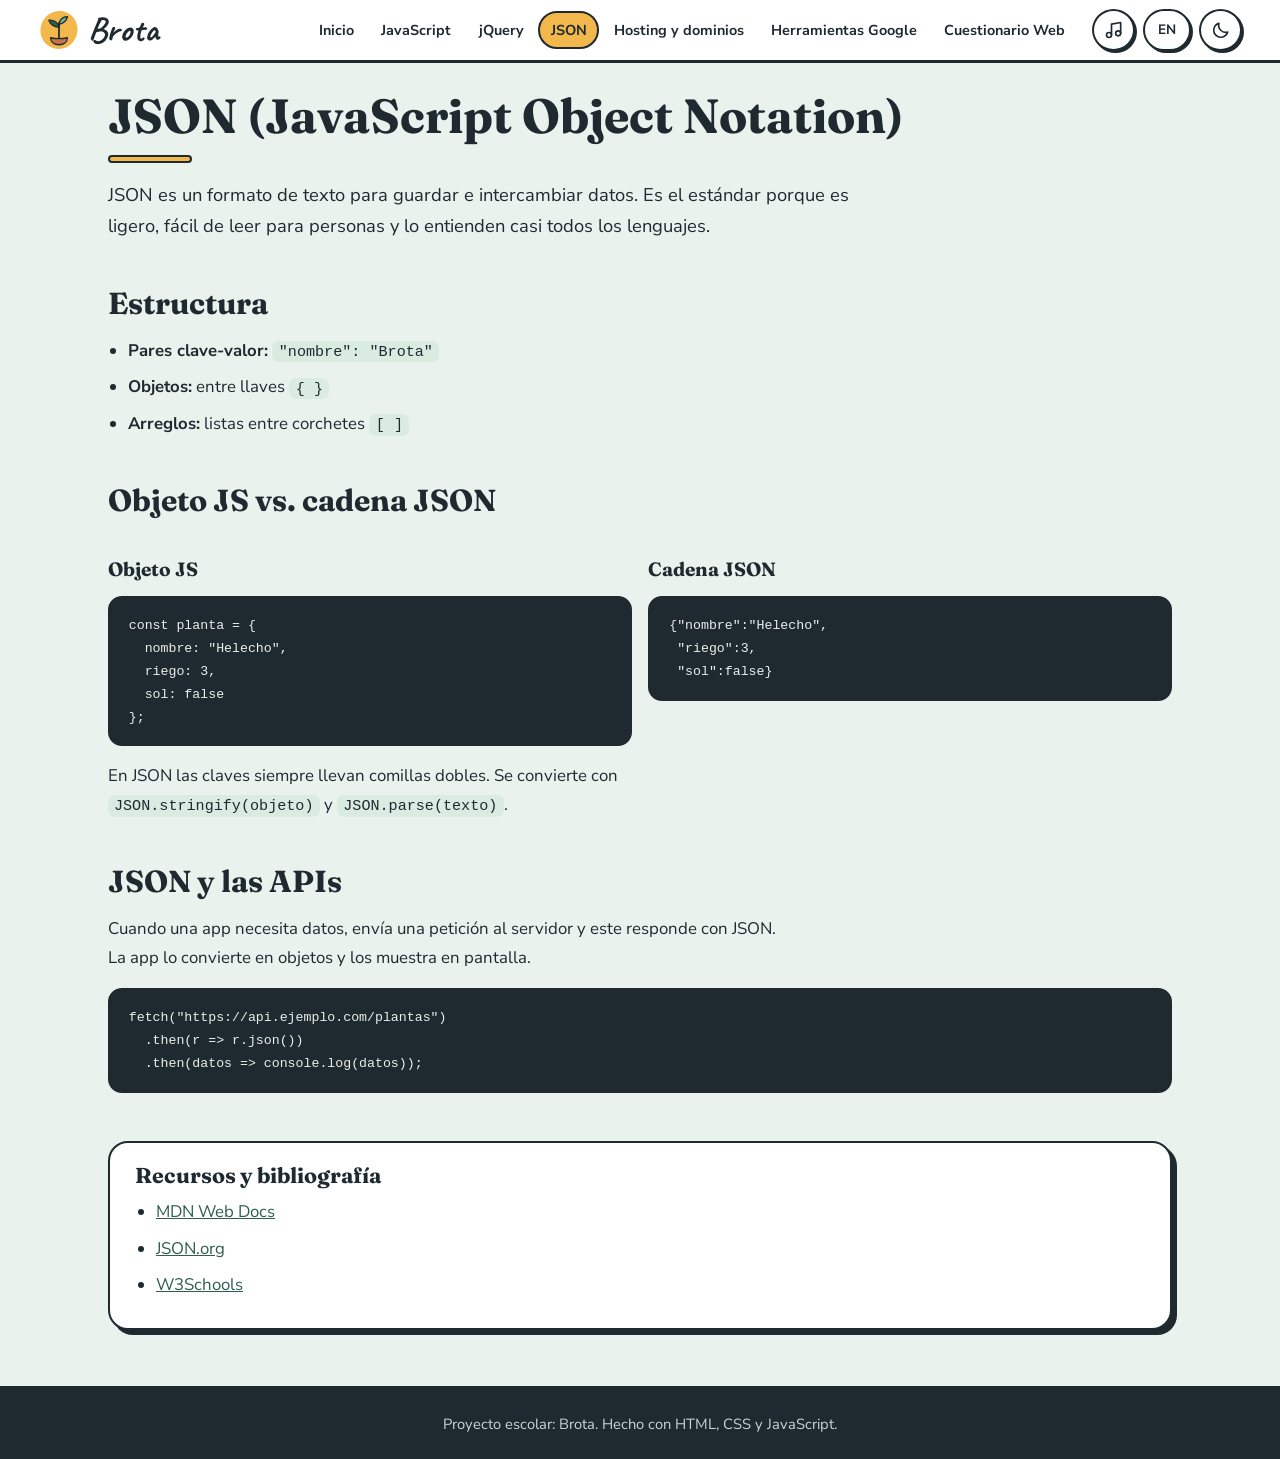
<file: json.html>
<!DOCTYPE html>
<html lang="es" data-tema="light">

<head>
  <meta charset="UTF-8">
  <meta name="viewport" content="width=device-width, initial-scale=1">
  <title data-en="JSON | Brota">JSON | Brota</title>
  <link rel="icon" href="logo.svg">
  <link rel="preconnect" href="https://fonts.googleapis.com">
  <link rel="preconnect" href="https://fonts.gstatic.com" crossorigin>
  <link
    href="https://fonts.googleapis.com/css2?family=Caveat:wght@700&family=Fraunces:opsz,wght@9..144,600;9..144,700&family=Nunito+Sans:wght@400;700&display=swap"
    rel="stylesheet">
  <link rel="stylesheet" href="css/estilos.css">
  <link rel="stylesheet" href="css/tema.css">
  <link rel="stylesheet" href="css/extras.css">
  <script>
    (function () {
      var t = null; try { t = localStorage.getItem("tema"); } catch (e) { }
      if (!t) t = matchMedia("(prefers-color-scheme: dark)").matches ? "dark" : "light";
      document.documentElement.setAttribute("data-tema", t);
    })();
  </script>
</head>

<body>

  <!-- Símbolo del logo -->
  <svg width="0" height="0" style="position:absolute" aria-hidden="true" focusable="false">
    <defs>
      <symbol id="logo" viewBox="0 0 120 120">
        <path d="M60 6C88 5 114 28 113 59C112 90 88 115 58 114C29 113 6 90 7 60C8 30 31 7 60 6Z" fill="#F2B84B" />
        <path d="M36 82C37 94 41 102 60 102C79 102 83 94 84 82C70 85 50 85 36 82Z" fill="#C8734A" stroke="#1F2A30"
          stroke-width="4" stroke-linejoin="round" />
        <path d="M60 82C59 66 61 54 60 40" fill="none" stroke="#1F2A30" stroke-width="5" stroke-linecap="round" />
        <path d="M60 52C46 52 34 44 31 32C46 31 58 38 60 52Z" fill="#2F5D50" stroke="#1F2A30" stroke-width="4"
          stroke-linejoin="round" />
        <path d="M60 44C72 42 82 33 84 22C71 22 61 30 60 44Z" fill="#6BB898" stroke="#1F2A30" stroke-width="4"
          stroke-linejoin="round" />
      </symbol>
    </defs>
  </svg>

  <header class="top">
    <div class="top-in">
      <a class="marca" href="index.html"><svg width="42" height="42" aria-hidden="true">
          <use href="#logo" />
        </svg><span>Brota</span></a>
      <nav id="nav" aria-label="Principal" data-en-aria-label="Main">
        <a href="index.html" data-en="Home">Inicio</a>
        <a href="javascript.html">JavaScript</a>
        <a href="jquery.html">jQuery</a>
        <a href="json.html" aria-current="page">JSON</a>
        <a href="hosting.html" data-en="Hosting and domains">Hosting y dominios</a>
        <a href="herramientas.html" data-en="Google Tools">Herramientas Google</a>
        <a href="cuestionario.html" data-en="Web Quiz">Cuestionario Web</a>
      </nav>
      <div class="acciones">
        <button id="btnMusica" type="button" class="ic" aria-pressed="false" aria-label="Reproducir música"
          data-en-aria-label="Play music">
          <svg viewBox="0 0 24 24" width="20" height="20" fill="none" stroke="currentColor" stroke-width="2"
            stroke-linecap="round" stroke-linejoin="round" aria-hidden="true">
            <path d="M9 18V5l11-2v13" />
            <circle cx="6" cy="18" r="3" />
            <circle cx="17" cy="16" r="3" />
          </svg>
        </button>
        <button id="btnIdioma" type="button" class="ic" aria-label="Switch to English">EN</button>
        <button id="btnTema" type="button" class="ic" aria-label="Cambiar a modo oscuro">
          <svg class="luna" viewBox="0 0 24 24" width="20" height="20" fill="none" stroke="currentColor"
            stroke-width="2" stroke-linecap="round" stroke-linejoin="round" aria-hidden="true">
            <path d="M20 14.5A8.5 8.5 0 0 1 9.5 4a8.5 8.5 0 1 0 10.5 10.5z" />
          </svg>
          <svg class="sol" viewBox="0 0 24 24" width="20" height="20" fill="none" stroke="currentColor" stroke-width="2"
            stroke-linecap="round" aria-hidden="true">
            <circle cx="12" cy="12" r="4" />
            <path
              d="M12 2v2M12 20v2M4.9 4.9l1.4 1.4M17.7 17.7l1.4 1.4M2 12h2M20 12h2M4.9 19.1l1.4-1.4M17.7 6.3l1.4-1.4" />
          </svg>
        </button>
      </div>
    </div>
  </header>

  <main>
    <div class="pagina">
      <h1>JSON (JavaScript Object Notation)</h1>
      <p
        data-en="JSON is a text format for storing and exchanging data. It is the standard because it is lightweight, easy for people to read and understood by almost every language.">
        JSON es un formato de texto para guardar e intercambiar datos. Es el estándar porque es ligero, fácil de leer
        para personas y lo entienden casi todos los lenguajes.</p>
      <h2 data-en="Structure">Estructura</h2>
      <ul>
        <li data-en="<b>Key-value pairs:</b> <code>&quot;nombre&quot;: &quot;Brota&quot;</code>"><b>Pares
            clave-valor:</b> <code>"nombre": "Brota"</code></li>
        <li data-en="<b>Objects:</b> between curly braces <code>{ }</code>"><b>Objetos:</b> entre llaves
          <code>{ }</code></li>
        <li data-en="<b>Arrays:</b> lists between square brackets <code>[ ]</code>"><b>Arreglos:</b> listas entre
          corchetes <code>[ ]</code></li>
      </ul>
      <h2 data-en="JS object vs. JSON string">Objeto JS vs. cadena JSON</h2>
      <div class="dos">
        <div>
          <h3 data-en="JS object">Objeto JS</h3>
          <pre><code>const planta = {
  nombre: "Helecho",
  riego: 3,
  sol: false
};</code></pre>
        </div>
        <div>
          <h3 data-en="JSON string">Cadena JSON</h3>
          <pre><code>{"nombre":"Helecho",
 "riego":3,
 "sol":false}</code></pre>
        </div>
      </div>
      <p
        data-en="In JSON, keys always use double quotes. Convert with <code>JSON.stringify(objeto)</code> and <code>JSON.parse(texto)</code>.">
        En JSON las claves siempre llevan comillas dobles. Se convierte con <code>JSON.stringify(objeto)</code> y
        <code>JSON.parse(texto)</code>.</p>
      <h2 data-en="JSON and APIs">JSON y las APIs</h2>
      <p
        data-en="When an app needs data, it sends a request to the server and the server replies with JSON. The app turns it into objects and shows them on screen.">
        Cuando una app necesita datos, envía una petición al servidor y este responde con JSON. La app lo convierte en
        objetos y los muestra en pantalla.</p>
      <pre><code>fetch("https://api.ejemplo.com/plantas")
  .then(r =&gt; r.json())
  .then(datos =&gt; console.log(datos));</code></pre>
      <section class="res card">
        <h2 data-en="Resources and bibliography">Recursos y bibliografía</h2>
        <ul>
          <li><a href="https://developer.mozilla.org/es/" target="_blank" rel="noopener">MDN Web Docs</a></li>
          <li><a href="https://www.json.org/json-es.html" target="_blank" rel="noopener">JSON.org</a></li>
          <li><a href="https://www.w3schools.com/" target="_blank" rel="noopener">W3Schools</a></li>
        </ul>
      </section>
    </div>
  </main>

  <footer data-en="School project: Brota. Built with HTML, CSS and JavaScript.">Proyecto escolar: Brota. Hecho con HTML,
    CSS y JavaScript.</footer>

  <script src="https://cdnjs.cloudflare.com/ajax/libs/jquery/3.7.1/jquery.min.js"></script>
  <script src="js/main.js"></script>
  <script src="js/musica.js"></script>
  <script src="js/tema.js"></script>
  <script src="js/idioma.js"></script>
</body>

</html>
</file>
<file: css/estilos.css>
/* Brota - estilos base: variables, tipografía, encabezado, estructura y componentes generales */
:root {
  --tinta: #1F2A30;
  --bosque: #2F5D50;
  --sol: #F2B84B;
  --menta: #6BB898;
  --arcilla: #C8734A;
  --fondo: #EAF2EE;
  --panel: #FFFFFF;
  --linea: #1F2A30;
  --sombra: #1F2A30;
  --suave: #DAEBE2;
  --texto: #1F2A30;
  --tenue: #47594F;
  --enlace: #2F5D50;
  --foco: #2F5D50;
  --s1: #CFE6DB;
  --s2: #F8DFA0;
  --s3: #D3E2EA;
  --serif: "Fraunces", Georgia, serif;
  --sans: "Nunito Sans", system-ui, -apple-system, "Segoe UI", sans-serif;
  --mano: "Caveat", "Comic Sans MS", cursive;
}

*,
*::before,
*::after {
  box-sizing: border-box
}

html {
  scroll-behavior: smooth;
  -webkit-text-size-adjust: 100%
}

body {
  margin: 0;
  background: var(--fondo);
  color: var(--texto);
  font: 400 1.05rem/1.7 var(--sans);
  min-height: 100vh;
  display: flex;
  flex-direction: column
}

h1,
h2,
h3 {
  font-family: var(--serif);
  font-weight: 700;
  line-height: 1.15;
  color: var(--texto);
  margin: 0
}

h1 {
  font-size: clamp(2rem, 5vw, 3rem);
  margin-bottom: 1rem
}

h2 {
  font-size: clamp(1.5rem, 3vw, 1.9rem);
  margin: 2.8rem 0 1rem
}

h3 {
  font-size: 1.2rem;
  margin: 1.5rem 0 .6rem
}

p {
  margin: 0 0 1rem;
  max-width: 68ch
}

a {
  color: var(--enlace)
}

:focus-visible {
  outline: 3px solid var(--foco);
  outline-offset: 3px;
  border-radius: 6px
}

[hidden] {
  display: none !important
}

.vh {
  position: absolute;
  width: 1px;
  height: 1px;
  overflow: hidden;
  clip: rect(0 0 0 0);
  white-space: nowrap
}

/* ---------- encabezado ---------- */
.top {
  position: sticky;
  top: 0;
  z-index: 50;
  background: var(--panel);
  border-bottom: 3px solid var(--linea)
}

.top-in {
  max-width: 1240px;
  margin: 0 auto;
  padding: .55rem 1.1rem;
  display: flex;
  align-items: center;
  gap: .9rem;
  flex-wrap: wrap
}

.marca {
  display: flex;
  align-items: center;
  gap: .5rem;
  text-decoration: none;
  color: var(--texto);
  font: 700 2.2rem/1 var(--mano)
}

nav {
  display: flex;
  gap: .15rem;
  flex-wrap: wrap;
  margin-left: auto
}

nav a {
  text-decoration: none;
  color: var(--texto);
  font-weight: 700;
  font-size: .9rem;
  padding: .3rem .65rem;
  white-space: nowrap;
  border: 2px solid transparent;
  border-radius: 999px
}

nav a:hover {
  border-color: var(--linea)
}

nav a[aria-current="page"] {
  background: var(--sol);
  border-color: #1F2A30;
  color: #1F2A30
}

.acciones {
  display: flex;
  gap: .5rem
}

.ic {
  display: inline-flex;
  align-items: center;
  justify-content: center;
  min-width: 42px;
  height: 42px;
  padding: 0 .6rem;
  border: 2.5px solid var(--linea);
  border-radius: 50%;
  background: var(--panel);
  color: var(--texto);
  font: 700 .85rem/1 var(--sans);
  cursor: pointer;
  box-shadow: 2px 2px 0 var(--sombra)
}

#btnIdioma {
  border-radius: 999px;
  min-width: 48px
}

.ic:hover {
  background: var(--suave)
}

.ic:active {
  transform: translate(2px, 2px);
  box-shadow: none
}

.ic .sol {
  display: none
}

/* ---------- estructura ---------- */
main {
  flex: 1;
  width: 100%;
  max-width: 1100px;
  margin: 0 auto;
  padding: 1.6rem 1.1rem 3.5rem
}

footer {
  text-align: center;
  padding: 1.4rem 1rem;
  background: #1F2A30;
  color: #C9D6CF;
  font-size: .92rem;
  border-top: 3px solid var(--linea)
}

.card {
  background: var(--panel);
  border: 2.5px solid var(--linea);
  border-radius: 20px;
  box-shadow: 5px 5px 0 var(--sombra)
}

.btn {
  display: inline-block;
  background: var(--sol);
  color: #1F2A30;
  border: 2.5px solid #1F2A30;
  border-radius: 999px;
  padding: .6rem 1.4rem;
  font: 700 1rem/1.2 var(--sans);
  text-decoration: none;
  cursor: pointer;
  box-shadow: 3px 3px 0 #1F2A30;
  transition: transform .12s, box-shadow .12s
}

.btn:hover {
  transform: translate(-1px, -1px);
  box-shadow: 4px 4px 0 #1F2A30
}

.btn:active {
  transform: translate(2px, 2px);
  box-shadow: 1px 1px 0 #1F2A30
}

.pagina>h1+p {
  font-size: 1.15rem
}

.pagina>h1::after {
  content: "";
  display: block;
  width: 84px;
  height: 8px;
  margin-top: .7rem;
  background: var(--sol);
  border: 2px solid var(--linea);
  border-radius: 99px
}

code {
  font: .9em ui-monospace, Consolas, Menlo, monospace;
  background: var(--suave);
  color: var(--texto);
  padding: .1rem .4rem;
  border-radius: 7px
}

pre {
  background: #1F2A30;
  color: #EAEFEB;
  border: 2.5px solid var(--linea);
  border-radius: 14px;
  padding: 1rem 1.2rem;
  overflow-x: auto;
  font-size: .92rem;
  line-height: 1.55;
  margin: 1rem 0
}

pre code {
  background: none;
  color: inherit;
  padding: 0
}

ul {
  padding-left: 1.3rem;
  margin: 0 0 1rem;
  max-width: 68ch
}

li {
  margin-bottom: .5rem
}

.tabla {
  overflow-x: auto;
  margin: 1rem 0 1.4rem;
  border: 2.5px solid var(--linea);
  border-radius: 14px;
  background: var(--panel)
}

table {
  border-collapse: collapse;
  width: 100%;
  min-width: 480px
}

th {
  background: var(--bosque);
  color: #fff;
  text-align: left
}

th,
td {
  padding: .7rem 1rem;
  border-bottom: 1.5px solid var(--suave)
}

tr:last-child td {
  border-bottom: 0
}

.dos {
  display: grid;
  grid-template-columns: repeat(auto-fit, minmax(250px, 1fr));
  gap: 1rem
}

.flujo {
  display: flex;
  flex-wrap: wrap;
  align-items: center;
  gap: .6rem;
  margin: 1.3rem 0
}

.flujo span {
  background: var(--panel);
  border: 2.5px solid var(--linea);
  border-radius: 14px;
  padding: .55rem 1rem;
  font-weight: 700;
  box-shadow: 3px 3px 0 var(--sombra)
}

.flujo i {
  font-style: normal;
  font-weight: 700;
  font-size: 1.7rem;
  color: var(--sol)
}

.res {
  margin-top: 3rem;
  padding: 1.3rem 1.6rem
}

.res h2 {
  margin: 0 0 .6rem;
  font-size: 1.35rem
}

.res ul {
  margin: 0
}

.caja {
  margin-top: 1rem;
  padding: 1rem 1.2rem;
  background: var(--suave);
  border: 2.5px solid var(--linea);
  border-left-width: 10px;
  border-radius: 12px;
  max-width: 68ch
}
</file>
<file: css/tema.css>
/* Brota - tema oscuro (se activa con data-tema="dark" en <html>) */
:root[data-tema="dark"] {
  --fondo: #11181C;
  --panel: #1B262B;
  --linea: #7FA899;
  --sombra: #04080A;
  --suave: #233A33;
  --texto: #EAEFEB;
  --tenue: #A8BDB3;
  --enlace: #8ED6B5;
  --foco: #F2B84B;
  --s1: #1E3A31;
  --s2: #463813;
  --s3: #1D303A;
}

:root[data-tema="dark"] .ic .luna {
  display: none
}

:root[data-tema="dark"] .ic .sol {
  display: block
}

:root[data-tema="dark"] th {
  background: #2A5246
}

:root[data-tema="dark"] .puntos button {
  border-color: #EAEFEB
}

:root[data-tema="dark"] .puntos button[aria-current="true"] {
  background: #EAEFEB
}
</file>
<file: css/extras.css>
/* Brota - carrusel, fotos, inicio, herramientas, cuestionario, avisos y responsive */
/* ---------- carrusel ---------- */
.hero {
  position: relative;
  overflow: hidden;
  margin-bottom: .5rem
}

.slides {
  display: grid
}

.slide {
  grid-area: 1/1;
  display: grid;
  grid-template-columns: 1.05fr 1fr;
  align-items: center;
  gap: 1rem;
  min-height: 410px;
  padding: 2rem 2.4rem 4.2rem;
  opacity: 0;
  visibility: hidden;
  transition: opacity .7s, visibility .7s
}

.slide.on {
  opacity: 1;
  visibility: visible
}

.s1 {
  background: var(--s1)
}

.s2 {
  background: var(--s2)
}

.s3 {
  background: var(--s3)
}

.slide h1,
.slide h2 {
  font-family: var(--serif);
  font-size: clamp(1.8rem, 4vw, 2.9rem);
  margin: 0 0 .8rem
}

.slide h1::after {
  display: none
}

.slide p {
  font-size: 1.15rem;
  margin-bottom: 1.3rem
}

.slide svg {
  width: 100%;
  max-height: 330px
}

.hero-ctl {
  position: absolute;
  left: 2.4rem;
  right: 2.4rem;
  bottom: 1.2rem;
  display: flex;
  align-items: center;
  justify-content: space-between
}

.puntos {
  display: flex;
  gap: .5rem
}

.puntos button {
  width: 16px;
  height: 16px;
  border-radius: 50%;
  border: 2.5px solid #1F2A30;
  background: transparent;
  padding: 0;
  cursor: pointer
}

.puntos button[aria-current="true"] {
  background: #1F2A30
}

.flechas {
  display: flex;
  gap: .5rem
}

.flechas .ic {
  border-color: #1F2A30;
  background: #fff;
  color: #1F2A30
}

.art {
  display: flex;
  align-items: center;
  justify-content: center;
  min-width: 0
}

.art .foto {
  width: 100%;
  height: 330px;
  object-fit: cover;
  border: 2.5px solid var(--linea);
  border-radius: 20px;
  box-shadow: 5px 5px 0 var(--sombra);
  background: var(--suave)
}

.art.con-foto svg {
  display: none
}

.producto .art .foto {
  height: auto;
  aspect-ratio: 800/520
}

@media (max-width:820px) {
  .art .foto {
    height: 230px
  }

  .producto .art .foto {
    height: auto
  }
}

/* ---------- inicio ---------- */
.producto {
  display: grid;
  grid-template-columns: 1.1fr 1fr;
  gap: 1.6rem;
  align-items: center;
  padding: 1.4rem
}

.producto svg {
  width: 100%;
  height: auto
}

.producto p {
  margin-bottom: .9rem
}

.identidad {
  display: grid;
  grid-template-columns: 200px 1fr;
  gap: 1.6rem;
  align-items: center;
  padding: 1.4rem
}

.identidad>svg {
  width: 100%;
  height: auto
}

.paleta {
  display: flex;
  flex-wrap: wrap;
  gap: .8rem;
  margin: 1rem 0
}

.paleta div {
  flex: 1 1 150px;
  min-height: 96px;
  padding: .8rem 1rem;
  border: 2.5px solid #1F2A30;
  border-radius: 16px;
  display: flex;
  flex-direction: column;
  justify-content: flex-end;
  box-shadow: 3px 3px 0 var(--sombra);
  color: #fff
}

.paleta b {
  font-size: 1.05rem
}

form {
  max-width: 560px;
  padding: 1.5rem
}

.campo {
  display: flex;
  flex-direction: column;
  gap: .3rem;
  margin-bottom: 1.1rem
}

label {
  font-weight: 700
}

input[type=text],
input[type=email],
input[type=search],
textarea {
  width: 100%;
  padding: .7rem .9rem;
  border: 2.5px solid var(--linea);
  border-radius: 12px;
  background: var(--fondo);
  color: var(--texto);
  font: inherit
}

input:focus,
textarea:focus {
  outline: 3px solid var(--foco);
  outline-offset: 2px
}

.estado {
  display: flex;
  align-items: center;
  gap: .8rem;
  margin-top: 1.2rem;
  padding: .8rem 1rem;
  border: 2.5px solid;
  border-radius: 14px;
  font-weight: 700;
  animation: aparece .35s ease-out
}

.estado.ok {
  background: #CBEBD9;
  color: #143327;
  border-color: #2F5D50
}

.estado.err {
  background: #F6D3C4;
  color: #4A2312;
  border-color: #C8734A
}

.estado .marca-i {
  flex: none;
  width: 34px;
  height: 34px;
  border-radius: 50%;
  display: grid;
  place-items: center;
  border: 2.5px solid #1F2A30
}

.estado.ok .marca-i {
  background: #5BD08F
}

.estado.err .marca-i {
  background: #E9805A
}

@keyframes aparece {
  from {
    opacity: 0;
    transform: scale(.94)
  }

  to {
    opacity: 1;
    transform: none
  }
}

/* ---------- herramientas ---------- */
.filtros {
  display: flex;
  flex-wrap: wrap;
  gap: .5rem;
  margin: 1rem 0
}

.filtros button {
  padding: .4rem 1rem;
  border: 2.5px solid var(--linea);
  border-radius: 999px;
  background: var(--panel);
  color: var(--texto);
  font: 700 .92rem var(--sans);
  cursor: pointer
}

.filtros button[aria-pressed="true"] {
  background: var(--sol);
  color: #1F2A30;
  border-color: #1F2A30
}

#grid {
  display: grid;
  grid-template-columns: repeat(auto-fill, minmax(230px, 1fr));
  gap: 1.2rem;
  margin-top: 1rem
}

.tool {
  padding: 1.2rem;
  display: flex;
  flex-direction: column;
  gap: .5rem
}

.tool h3 {
  margin: 0;
  font-size: 1.15rem
}

.tool p {
  margin: 0;
  font-size: .97rem;
  color: var(--tenue);
  flex: 1
}

.ficha {
  display: flex;
  align-items: center;
  gap: .7rem
}

.letra {
  position: relative;
  overflow: hidden;
  flex: none;
  width: 44px;
  height: 44px;
  border-radius: 14px;
  border: 2.5px solid #1F2A30;
  display: grid;
  place-items: center;
  font: 700 1.3rem var(--serif);
  color: #1F2A30
}

.chip {
  display: inline-block;
  font-size: .8rem;
  font-weight: 700;
  padding: .1rem .6rem;
  border: 2px solid var(--linea);
  border-radius: 99px;
  background: var(--suave)
}

.chip.pago {
  background: var(--sol);
  color: #1F2A30;
  border-color: #1F2A30
}

.tool .btn {
  align-self: flex-start;
  font-size: .92rem;
  padding: .45rem 1.1rem
}

dialog {
  width: min(560px, 92vw);
  padding: 0;
  border: 2.5px solid var(--linea);
  border-radius: 20px;
  background: var(--panel);
  color: var(--texto);
  box-shadow: 6px 6px 0 var(--sombra)
}

dialog::backdrop {
  background: rgba(10, 18, 16, .6)
}

.m-cab {
  display: flex;
  align-items: flex-start;
  justify-content: space-between;
  gap: 1rem;
  padding: 1.2rem 1.4rem 0
}

.m-cab h2 {
  margin: 0;
  font-size: 1.6rem
}

.m-cuerpo {
  padding: .8rem 1.4rem
}

.m-cuerpo p {
  max-width: none
}

.m-pie {
  padding: 0 1.4rem 1.3rem
}

.idea {
  background: var(--suave);
  border-left: 8px solid var(--bosque);
  border-radius: 10px;
  padding: .8rem 1rem
}

/* ---------- cuestionario ---------- */
fieldset {
  border: 2.5px solid var(--linea);
  border-radius: 18px;
  background: var(--panel);
  box-shadow: 4px 4px 0 var(--sombra);
  padding: 1rem 1.3rem 1.1rem;
  margin: 0 0 1.2rem;
  min-width: 0
}

legend {
  font: 700 1.1rem var(--serif);
  padding: 0 .5rem;
  max-width: 100%
}

.op {
  display: flex;
  gap: .7rem;
  align-items: center;
  padding: .55rem .8rem;
  margin-top: .5rem;
  border: 2px solid var(--suave);
  border-radius: 12px;
  cursor: pointer
}

.op:hover {
  border-color: var(--linea)
}

.op:focus-within {
  outline: 3px solid var(--foco);
  outline-offset: 2px
}

.op input {
  accent-color: var(--bosque);
  width: 1.1rem;
  height: 1.1rem;
  flex: none
}

.op.ok {
  background: #CBEBD9;
  border-color: #2F5D50;
  color: #143327
}

.op.bad {
  background: #F6D3C4;
  border-color: #C8734A;
  color: #4A2312
}

#nota {
  font: 700 1.2rem var(--serif);
  margin-top: 1rem
}

@media (max-width:820px) {
  nav {
    order: 3;
    width: 100%;
    margin-left: 0;
    flex-wrap: nowrap;
    overflow-x: auto;
    padding-bottom: .3rem
  }

  nav a {
    white-space: nowrap
  }

  .acciones {
    margin-left: auto
  }

  .slide {
    grid-template-columns: 1fr;
    padding: 1.6rem 1.3rem 4.4rem;
    min-height: 520px;
    align-content: center
  }

  .slide svg {
    max-height: 220px
  }

  .hero-ctl {
    left: 1.3rem;
    right: 1.3rem
  }

  .producto,
  .identidad {
    grid-template-columns: 1fr
  }

  .identidad>svg {
    max-width: 150px
  }
}

@media (prefers-reduced-motion:reduce) {
  * {
    transition: none !important;
    scroll-behavior: auto !important
  }
}

.letra img {
  position: absolute;
  inset: 0;
  width: 100%;
  height: 100%;
  object-fit: contain;
  background: #fff
}

/* botón de música */
.ic[aria-pressed="true"] {
  background: var(--sol);
  color: #1F2A30;
  border-color: #1F2A30
}
</file>
